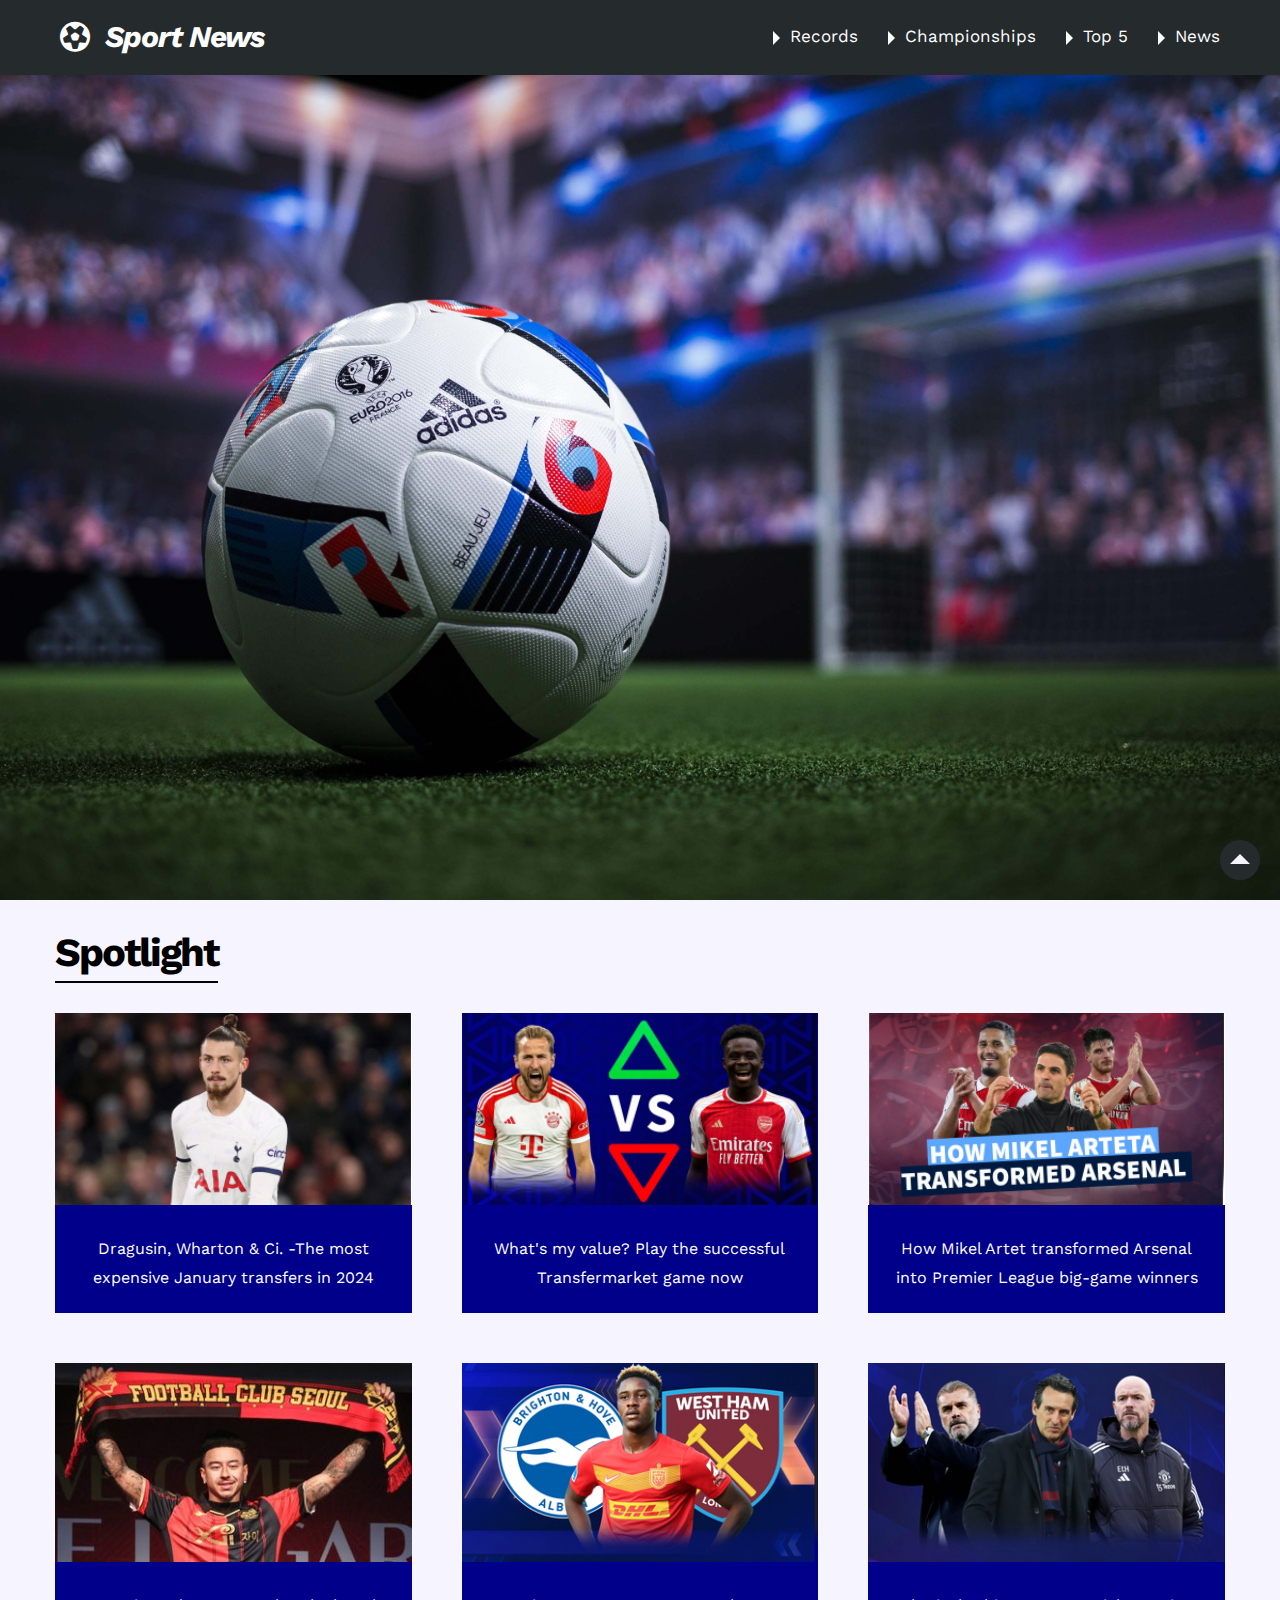
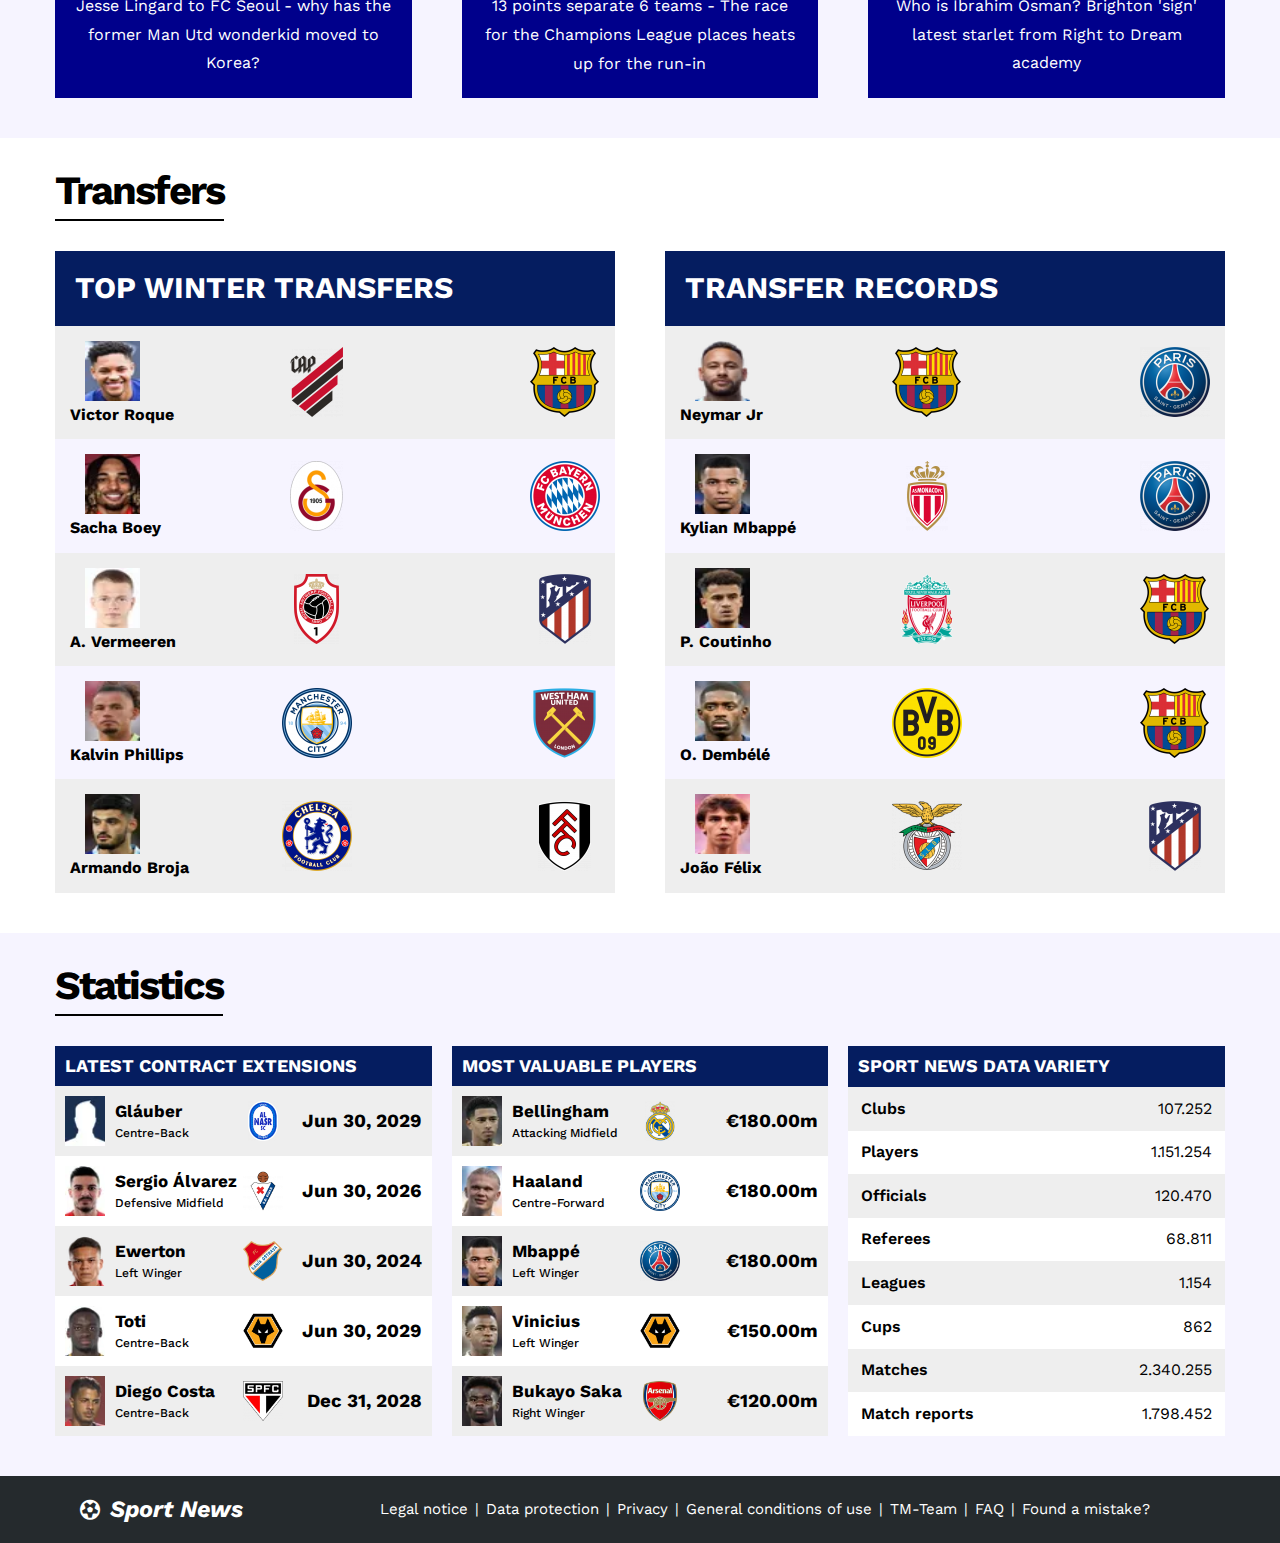
<file: index.html>
<!DOCTYPE html>
<html lang="en">
   <head>
      <meta charset="UTF-8">
      <meta name="viewport" content="width=device-width, initial-scale=1.0">
      <title>Sport News</title>
      <!-- Make Animation When Scrolling -->
      <link rel="stylesheet" href="https://unpkg.com/aos@next/dist/aos.css" />
      <!-- Font Awesome Library -->
      <link rel="stylesheet" href="css/all.min.css">
      <!-- Global CSS File -->
      <link rel="stylesheet" href="css/global.css">
      <!-- Main Template CSS File -->
      <link rel="stylesheet" href="css/news.css">
      <!-- Render All Elements Normally -->
      <link rel="stylesheet" href="css/normalize.css">
      <!-- Google Fonts -->
      <link rel="preconnect" href="https://fonts.googleapis.com">
      <link rel="preconnect" href="https://fonts.gstatic.com" crossorigin>
      <link href="https://fonts.googleapis.com/css2?family=Hedvig+Letters+Sans&family=Inter:wght@400;500&family=Lato&family=Libre+Franklin&family=Nunito+Sans:opsz,wght@6..12,500&family=Work+Sans:wght@200;300;400;500;600;700;800&display=swap" rel="stylesheet">
   </head>
   <body>
      <header id="header">
         <div class="top-section">
            <div class="intro">
               <a class="headline" href="index.html">
                  <i class="fa-regular fa-futbol"></i>
                  <h3>Sport News</h3>
               </a>
               <div class="links">
                  <span class="icon">
                     <span></span>
                     <span></span>
                     <span></span>
                  </span>
                  <nav>
                     <ul class="bars">
                        <li class="main-bar">
                           News
                           <ul class="sub-bars">
                              <li><a href="index.html#spotlight">Spotlight</a></li>
                              <li><a href="index.html#transfers">Transfers</a></li>
                              <li><a href="index.html#statistics">Statistics</a></li>
                           </ul>
                        </li>
                        <li class="main-bar">
                           Top 5
                           <ul class="sub-bars">
                              <li><a href="top_5.html#players">Players</a></li>
                              <li><a href="top_5.html#managers">Managers</a></li>
                              <li><a href="top_5.html#clubs">Clubs</a></li>
                           </ul>
                        </li>
                        <li class="main-bar">
                           Championships
                           <ul class="sub-bars">
                              <li><a href="championships.html#ucl">UCL</a></li>
                              <li><a href="championships.html#uel">UEL</a></li>
                              <li><a href="championships.html#fifa">FIFA</a></li>
                           </ul>
                        </li>
                        <li class="main-bar">
                           Records
                           <ul class="sub-bars">
                              <li><a href="records.html#goals">Goals</a></li>
                              <li><a href="records.html#assists">Assists</a></li>
                              <li><a href="records.html#clean-sheets">Clean Sheets</a></li>
                           </ul>
                        </li>
                     </ul>
                  </nav>
               </div>
            </div>
         </div>
      </header>

      <main>
         <section class="spotlight" id="spotlight">
            <div class="container">
               <div class="special-heading">
                  <h2>Spotlight</h2>
               </div>
               <div class="top-news">
                  <div class="news">
                     <img src="images/416502311_1644621239401606_6616352291877436541_n.jpg" alt="">
                     <p>Dragusin, Wharton & Ci. -The most expensive January transfers in 2024</p>
                  </div>
                  <div class="news">
                     <img src="images/426113083_382825851109566_1698042891315213320_n.png" alt="">
                     <p>What's my value? Play the successful Transfermarket game now</p>
                  </div>
                  <div class="news">
                     <img src="images/426191706_234478793063014_5662448812097701881_n.jpg" alt="">
                     <p>How Mikel Artet transformed Arsenal into Premier League big-game winners</p>
                  </div>
                  <div class="news">
                     <img src="images/418687848_432015469153780_5695687935856308613_n.jpg" alt="">
                     <p>Jesse Lingard to FC Seoul - why has the former Man Utd wonderkid moved to Korea?</p>
                  </div>
                  <div class="news">
                     <img src="images/416650069_1113209176385502_8124843595124118446_n.png" alt="">
                     <p>13 points separate 6 teams - The race for the Champions League places heats up for the run-in</p>
                  </div>
                  <div class="news">
                     <img src="images/416495564_1319049268780672_8438413679092640941_n.png" alt="">
                     <p>Who is Ibrahim Osman? Brighton 'sign' latest starlet from Right to Dream academy</p>
                  </div>
               </div>
            </div>
         </section>

         <section class="transfers" id="transfers">
            <div class="container">
               <div class="special-heading">
                  <h2>Transfers</h2>
               </div>
               <div class="transfer-news">
                  <div class="col">
                     <h3 class="definition">Top Winter Transfers</h3>
                     <div class="row odd">
                        <div class="profile">
                           <img src="images/victor_roque_image.png" alt="victor roque image">
                           <h4>Victor Roque</h4>
                        </div>
                        <div class="clubs">
                           <img src="images/victor_roque_old_club.png" alt="victor roque old club">
                           <div class="icon">
                              <h5 data-aos="fade-right" data-aos-duration="1000" data-aos-once="true">€40.00m</h5>
                              <div data-aos="fade-right" data-aos-delay="100" data-aos-duration="1000" data-aos-once="true"></div>
                              <h5 data-aos="fade-right" data-aos-delay="200" data-aos-duration="1000" data-aos-once="true">
                                 Centre-Forward
                              </h5>
                           </div>
                           <img src="images/victor_roque_new_club.png" alt="victor roque new club">
                        </div>
                     </div>
                     <div class="row even">
                        <div class="profile">
                           <img src="images/sacha_boey_image.png" alt="sacha boey image">
                           <h4>Sacha Boey</h4>
                        </div>
                        <div class="clubs">
                           <img src="images/sacha_boey_old_club.png" alt="sacha boey old club">
                           <div class="icon">
                              <h5 data-aos="fade-right" data-aos-duration="1000" data-aos-once="true">€30.00m</h5>
                              <div data-aos="fade-right" data-aos-delay="100" data-aos-duration="1000" data-aos-once="true"></div>
                              <h5 data-aos="fade-right" data-aos-delay="200" data-aos-duration="1000" data-aos-once="true">
                                 Right-Back
                              </h5>
                           </div>
                           <img src="images/sacha_boey_new_club.png" alt="sacha boey new club">
                        </div>
                     </div>
                     <div class="row odd">
                        <div class="profile">
                           <img src="images/vermeeren_profile_image.png" alt="vermeeren profile image">
                           <h4>A. Vermeeren</h4>
                        </div>
                        <div class="clubs">
                           <img src="images/vermeeren_old_club.png" alt="vermeeren old club">
                           <div class="icon">
                              <h5 data-aos="fade-right" data-aos-duration="1000" data-aos-once="true">€18.00m</h5>
                              <div data-aos="fade-right" data-aos-delay="100" data-aos-duration="1000" data-aos-once="true"></div>
                              <h5 data-aos="fade-right" data-aos-delay="200" data-aos-duration="1000" data-aos-once="true">
                                 Central Midfield
                              </h5>
                           </div>
                           <img src="images/vermeeren_new_club.png" alt="vermeeren new club">
                        </div>
                     </div>
                     <div class="row even">
                        <div class="profile">
                           <img src="images/phillips_profile_image.png" alt="phillips profile image">
                           <h4>Kalvin Phillips</h4>
                        </div>
                        <div class="clubs">
                           <img src="images/phillips_old_club.png" alt="phillips old club">
                           <div class="icon">
                              <h5 data-aos="fade-right" data-aos-duration="1000" data-aos-once="true">laon transfer</h5>
                              <div data-aos="fade-right" data-aos-delay="100" data-aos-duration="1000" data-aos-once="true"></div>
                              <h5 class="long" data-aos="fade-right" data-aos-delay="200" data-aos-duration="1000" data-aos-once="true">
                                 Defensive Midfield
                              </h5>
                           </div>
                           <img src="images/phillips_new_club.png" alt="phillips new club">
                        </div>
                     </div>
                     <div class="row odd">
                        <div class="profile">
                           <img src="images/broja_profile_image.png" alt="broja profile image">
                           <h4>Armando Broja</h4>
                        </div>
                        <div class="clubs">
                           <img src="images/broja_old_club.png" alt="broja old club">
                           <div class="icon">
                              <h5 data-aos="fade-right" data-aos-duration="1000" data-aos-once="true">laon transfer</h5>
                              <div data-aos="fade-right" data-aos-delay="100" data-aos-duration="1000" data-aos-once="true"></div>
                              <h5 data-aos="fade-right" data-aos-delay="200" data-aos-duration="1000" data-aos-once="true">
                                 Centre-Forward
                              </h5>
                           </div>
                           <img src="images/broja_new_club.png" alt="broja new club">
                        </div>
                     </div>
                  </div>
                  <div class="col">
                     <h3 class="definition">Transfer Records</h3>
                     <div class="row odd">
                        <div class="profile">
                           <img src="images/neymar_profile_image.png" alt="neymar image">
                           <h4>Neymar Jr</h4>
                        </div>
                        <div class="clubs">
                           <img src="images/neymar_old_club.png" alt="neymar old club">
                           <div class="icon">
                              <h5 data-aos="fade-right" data-aos-duration="1000" data-aos-once="true">€222.00m</h5>
                              <div data-aos="fade-right" data-aos-delay="100" data-aos-duration="1000" data-aos-once="true"></div>
                              <h5 data-aos="fade-right" data-aos-delay="200" data-aos-duration="1000" data-aos-once="true">
                                 Left Winger
                              </h5>
                           </div>
                           <img src="images/neymar_new_club.png" alt="neymar new club">
                        </div>
                     </div>
                     <div class="row even">
                        <div class="profile">
                           <img src="images/mbappe_image_profile.png" alt="mbappé image">
                           <h4>Kylian Mbappé</h4>
                        </div>
                        <div class="clubs">
                           <img src="images/mbappe_old_club.png" alt="mbappé old club">
                           <div class="icon">
                              <h5 data-aos="fade-right" data-aos-duration="1000" data-aos-once="true">€180.00m</h5>
                              <div data-aos="fade-right" data-aos-delay="100" data-aos-duration="1000" data-aos-once="true"></div>
                              <h5 data-aos="fade-right" data-aos-delay="200" data-aos-duration="1000" data-aos-once="true">
                                 Left Winger
                              </h5>
                           </div>
                           <img src="images/mbappe_new_club.png" alt="mbappé new club">
                        </div>
                     </div>
                     <div class="row odd">
                        <div class="profile">
                           <img src="images/coutinho_profile_image.png" alt="coutinho profile image">
                           <h4>P. Coutinho</h4>
                        </div>
                        <div class="clubs">
                           <img src="images/coutinho_old_club.png" alt="coutinho old club">
                           <div class="icon">
                              <h5 data-aos="fade-right" data-aos-duration="1000" data-aos-once="true">€135.00m</h5>
                              <div data-aos="fade-right" data-aos-delay="100" data-aos-duration="1000" data-aos-once="true"></div>
                              <h5 class="long" data-aos="fade-right" data-aos-delay="200" data-aos-duration="1000" data-aos-once="true">
                                 Attacking Midfield
                              </h5>
                           </div>
                           <img src="images/coutinho_new_club.png" alt="coutinho new club">
                        </div>
                     </div>
                     <div class="row even">
                        <div class="profile">
                           <img src="images/dembele_profile_image.png" alt="dembélé profile image">
                           <h4>O. Dembélé</h4>
                        </div>
                        <div class="clubs">
                           <img src="images/dembele_old_club.png" alt="dembélé old club">
                           <div class="icon">
                              <h5 data-aos="fade-right" data-aos-duration="1000" data-aos-once="true">€135.00m</h5>
                              <div data-aos="fade-right" data-aos-delay="100" data-aos-duration="1000" data-aos-once="true"></div>
                              <h5 data-aos="fade-right" data-aos-delay="200" data-aos-duration="1000" data-aos-once="true">
                                 Right Winger
                              </h5>
                           </div>
                           <img src="images/dembele_new_club.png" alt="dembélé new club">
                        </div>
                     </div>
                     <div class="row odd">
                        <div class="profile">
                           <img src="images/felix_profile_image.png" alt="félix profile image">
                           <h4>João Félix</h4>
                        </div>
                        <div class="clubs">
                           <img src="images/felix_old_club.png" alt="félix old club">
                           <div class="icon">
                              <h5 data-aos="fade-right" data-aos-duration="1000" data-aos-once="true">€127.20m</h5>
                              <div data-aos="fade-right" data-aos-delay="100" data-aos-duration="1000" data-aos-once="true"></div>
                              <h5 data-aos="fade-right" data-aos-delay="200" data-aos-duration="1000" data-aos-once="true">
                                 Centre-Forward
                              </h5>
                           </div>
                           <img src="images/felix_new_club.png" alt="félix new club">
                        </div>
                     </div>
                  </div>
               </div>
            </div>
         </section>

         <section class="statistics" id="statistics">
            <div class="container">
               <div class="special-heading">
                  <h2>Statistics</h2>
               </div>
               <div class="statistics-news">
                  <div class="col">
                     <h3 class="definition">Latest Contract Extensions</h3>
                     <div class="row odd">
                        <div class="profile">
                           <img src="images/glauber_profile_image.png" alt="glauber image">
                           <div class="text">
                              <h4>Gláuber</h4>
                              <h5>Centre-Back</h5>
                           </div>
                        </div>
                        <div class="club-date">
                           <img src="images/glauber_club.png" alt="glauber club image">
                           <h3>Jun 30, 2029</h3>
                        </div>
                     </div>
                     <div class="row even">
                        <div class="profile">
                           <img src="images/alvarez_profile_image.png" alt="alvarez image">
                           <div class="text">
                              <h4>Sergio Álvarez</h4>
                              <h5>Defensive Midfield</h5>
                           </div>
                        </div>
                        <div class="club-date">
                           <img src="images/alvarez_club.png" alt="alvarez club image">
                           <h3>Jun 30, 2026</h3>
                        </div>
                     </div>
                     <div class="row odd">
                        <div class="profile">
                           <img src="images/ewerton_profile_image.png" alt="ewerton image">
                           <div class="text">
                              <h4>Ewerton</h4>
                              <h5>Left Winger</h5>
                           </div>
                        </div>
                        <div class="club-date">
                           <img src="images/ewerton_club.png" alt="ewerton club image">
                           <h3>Jun 30, 2024</h3>
                        </div>
                     </div>
                     <div class="row even">
                        <div class="profile">
                           <img src="images/toti_profile_image.png" alt="toti image">
                           <div class="text">
                              <h4>Toti</h4>
                              <h5>Centre-Back</h5>
                           </div>
                        </div>
                        <div class="club-date">
                           <img src="images/toti_club.png" alt="toti club image">
                           <h3>Jun 30, 2029</h3>
                        </div>
                     </div>
                     <div class="row odd">
                        <div class="profile">
                           <img src="images/costa_profile_image.png" alt="costa image">
                           <div class="text">
                              <h4>Diego Costa</h4>
                              <h5>Centre-Back</h5>
                           </div>
                        </div>
                        <div class="club-date">
                           <img src="images/costa_club.png" alt="costa club image">
                           <h3>Dec 31, 2028</h3>
                        </div>
                     </div>
                  </div>
                  <div class="col">
                     <h3 class="definition">Most Valuable Players</h3>
                     <div class="row odd">
                        <div class="profile">
                           <img src="images/bellingham.png" alt="bellingham image">
                           <div class="text">
                              <h4>Bellingham</h4>
                              <h5>Attacking Midfield</h5>
                           </div>
                        </div>
                        <div class="club-date">
                           <img src="images/bellingham_club.png" alt="bellingham club image">
                           <h3>€180.00m</h3>
                        </div>
                     </div>
                     <div class="row even">
                        <div class="profile">
                           <img src="images/haaland.png" alt="haaland image">
                           <div class="text">
                              <h4>Haaland</h4>
                              <h5>Centre-Forward</h5>
                           </div>
                        </div>
                        <div class="club-date">
                           <img src="images/haaland_club.png" alt="haaland club image">
                           <h3>€180.00m</h3>
                        </div>
                     </div>
                     <div class="row odd">
                        <div class="profile">
                           <img src="images/mbappe.png" alt="mbappe image">
                           <div class="text">
                              <h4>Mbappé</h4>
                              <h5>Left Winger</h5>
                           </div>
                        </div>
                        <div class="club-date">
                           <img src="images/mbappe_club.png" alt="mbappe club image">
                           <h3>€180.00m</h3>
                        </div>
                     </div>
                     <div class="row even">
                        <div class="profile">
                           <img src="images/vinicius.png" alt="vinicius image">
                           <div class="text">
                              <h4>Vinicius</h4>
                              <h5>Left Winger</h5>
                           </div>
                        </div>
                        <div class="club-date">
                           <img src="images/toti_club.png" alt="toti club image">
                           <h3>€150.00m</h3>
                        </div>
                     </div>
                     <div class="row odd">
                        <div class="profile">
                           <img src="images/saka.png" alt="saka image">
                           <div class="text">
                              <h4>Bukayo Saka</h4>
                              <h5>Right Winger</h5>
                           </div>
                        </div>
                        <div class="club-date">
                           <img src="images/saka_club.png" alt="saka club image">
                           <h3>€120.00m</h3>
                        </div>
                     </div>
                  </div>
                  <div class="col">
                     <h3 class="definition">Sport News Data Variety</h3>
                     <div class="row odd">
                        <div class="data">
                           <div class="text">
                              <p>Clubs</p>
                           </div>
                           <div class="number">
                              <p>107.252</p>
                           </div>
                        </div>
                     </div>
                     <div class="row even">
                        <div class="data">
                           <div class="text">
                              <p>Players</p>
                           </div>
                           <div class="number">
                              <p>1.151.254</p>
                           </div>
                        </div>
                     </div>
                     <div class="row odd">
                        <div class="data">
                           <div class="text">
                              <p>Officials</p>
                           </div>
                           <div class="number">
                              <p>120.470</p>
                           </div>
                        </div>
                     </div>
                     <div class="row even">
                        <div class="data">
                           <div class="text">
                              <p>Referees</p>
                           </div>
                           <div class="number">
                              <p>68.811</p>
                           </div>
                        </div>
                     </div>
                     <div class="row odd">
                        <div class="data">
                           <div class="text">
                              <p>Leagues</p>
                           </div>
                           <div class="number">
                              <p>1.154</p>
                           </div>
                        </div>
                     </div>
                     <div class="row even">
                        <div class="data">
                           <div class="text">
                              <p>Cups</p>
                           </div>
                           <div class="number">
                              <p>862</p>
                           </div>
                        </div>
                     </div>
                     <div class="row odd">
                        <div class="data">
                           <div class="text">
                              <p>Matches</p>
                           </div>
                           <div class="number">
                              <p>2.340.255</p>
                           </div>
                        </div>
                     </div>
                     <div class="row even">
                        <div class="data">
                           <div class="text">
                              <p>Match reports</p>
                           </div>
                           <div class="number">
                              <p>1.798.452</p>
                           </div>
                        </div>
                     </div>
                  </div>
               </div>
            </div>
         </section>
      </main>

      <footer>
         <div class="return">
            <a href="#header"><div class="icon"></div></a>
         </div>

         <div class="about">
            <div class="container">
               <div class="box">
                  <div class="headline">
                     <i class="fa-regular fa-futbol"></i>
                     <h3>Sport News</h3>
                  </div>
                  <div class="text">
                     <a href="">Legal notice</a> | <a href="">Data protection</a> | <a href="">Privacy</a> | 
                     <a href="">General conditions of use</a> | <a href="">TM-Team</a> | <a href="">FAQ</a> |
                     <a href="">Found a mistake?</a>
                  </div>
               </div>
            </div>
         </div>
      </footer>

      <script src="https://unpkg.com/aos@next/dist/aos.js"></script>
      <script>
        AOS.init();
      </script>
   </body>
</html>
</file>
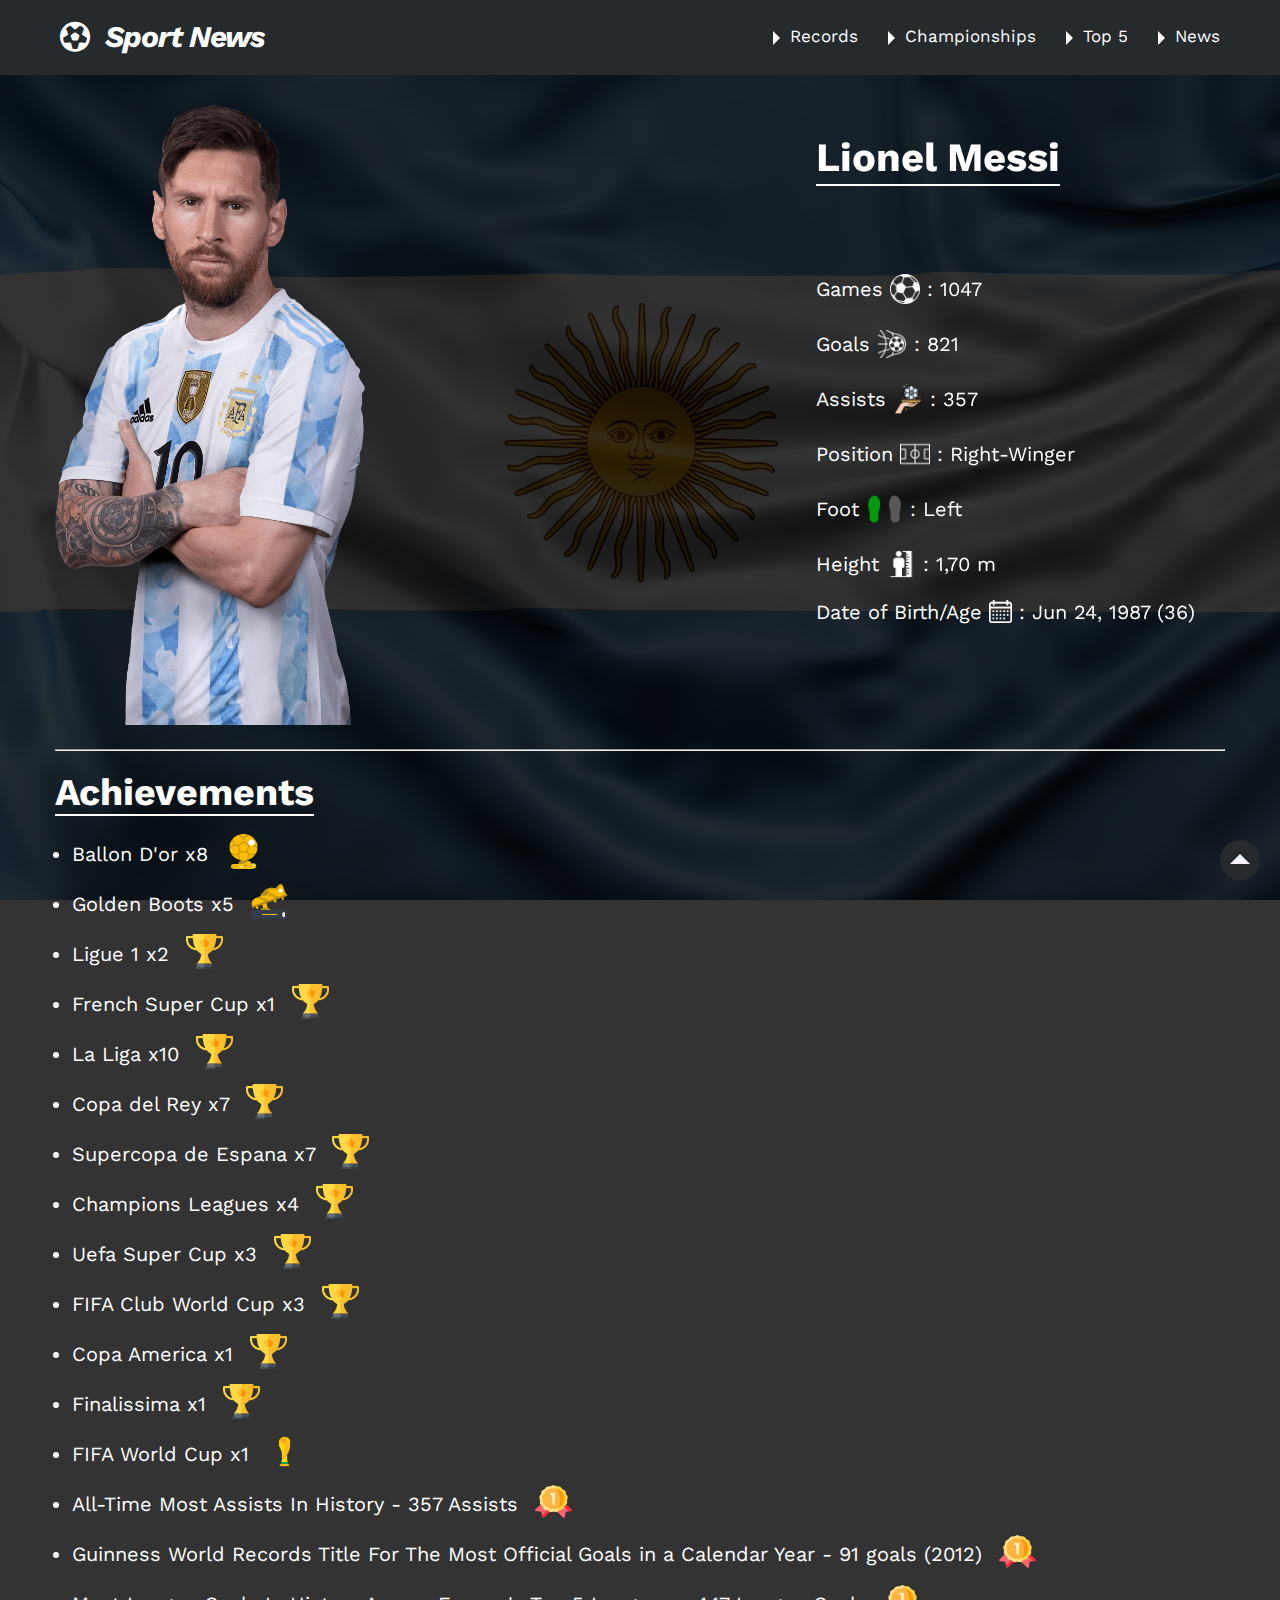
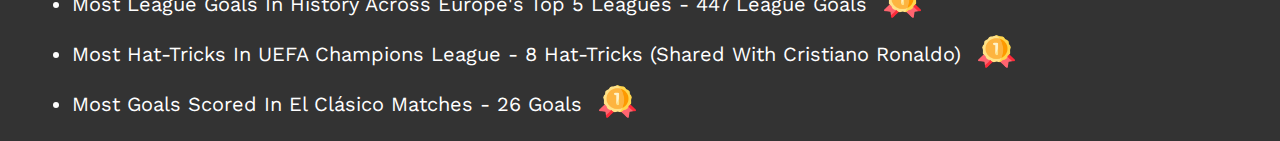
<file: player_2.html>
<!DOCTYPE html>
<html lang="en">
   <head>
      <meta charset="UTF-8">
      <meta name="viewport" content="width=device-width, initial-scale=1.0">
      <title>Sport News</title>
      <!-- Make Animation When Scrolling -->
      <link rel="stylesheet" href="https://unpkg.com/aos@next/dist/aos.css" />
      <!-- Font Awesome Library -->
      <link rel="stylesheet" href="css/all.min.css">
      <!-- Global CSS File -->
      <link rel="stylesheet" href="css/global.css">
      <!-- Main Template CSS File -->
      <link rel="stylesheet" href="css/player_2.css">
      <!-- Render All Elements Normally -->
      <link rel="stylesheet" href="css/normalize.css">
      <!-- Google Fonts -->
      <link rel="preconnect" href="https://fonts.googleapis.com">
      <link rel="preconnect" href="https://fonts.gstatic.com" crossorigin>
      <link href="https://fonts.googleapis.com/css2?family=Hedvig+Letters+Sans&family=Inter:wght@400;500&family=Lato&family=Libre+Franklin&family=Nunito+Sans:opsz,wght@6..12,500&family=Work+Sans:wght@200;300;400;500;600;700;800&display=swap" rel="stylesheet">
   </head>
   <body>
      <header id="header">
         <div class="top-section">
            <div class="intro">
               <a class="headline" href="index.html">
                  <i class="fa-regular fa-futbol"></i>
                  <h3>Sport News</h3>
               </a>
               <div class="links">
                  <span class="icon">
                     <span></span>
                     <span></span>
                     <span></span>
                  </span>
                  <nav>
                     <ul class="bars">
                        <li class="main-bar">
                           News
                           <ul class="sub-bars">
                              <li><a href="index.html#spotlight">Spotlight</a></li>
                              <li><a href="index.html#transfers">Transfers</a></li>
                              <li><a href="index.html#statistics">Statistics</a></li>
                           </ul>
                        </li>
                        <li class="main-bar">
                           Top 5
                           <ul class="sub-bars">
                              <li><a href="top_5.html#players">Players</a></li>
                              <li><a href="top_5.html#managers">Managers</a></li>
                              <li><a href="top_5.html#clubs">Clubs</a></li>
                           </ul>
                        </li>
                        <li class="main-bar">
                           Championships
                           <ul class="sub-bars">
                              <li><a href="championships.html#ucl">UCL</a></li>
                              <li><a href="championships.html#uel">UEL</a></li>
                              <li><a href="championships.html#fifa">FIFA</a></li>
                           </ul>
                        </li>
                        <li class="main-bar">
                           Records
                           <ul class="sub-bars">
                              <li><a href="records.html#goals">Goals</a></li>
                              <li><a href="records.html#assists">Assists</a></li>
                              <li><a href="records.html#clean-sheets">Clean Sheets</a></li>
                           </ul>
                        </li>
                     </ul>
                  </nav>
               </div>
            </div>
         </div>
      </header>

      <main>
         <section class="basic-info">
            <div class="container">
               <div class="profile">
                  <div class="background">
                     <img data-aos="fade-up" data-aos-duration="1500" data-aos-once="true" src="images/Lionel Messi - FootyRenders.png" alt="lionel messi">
                  </div>
                  <div class="data">
                     <div class="name">
                        <h2 data-aos="fade-down" data-aos-duration="1500" data-aos-once="true">Lionel Messi</h2>
                     </div>
                     <div class="intro-records">
                        <ul>
                           <li>Games <img src="images/soccer-ball-variant.png" alt="goal image" class="games"> : <div data-aos="fade-left" data-aos-duration="1500" data-aos-once="true" style="display: inline-block;">1047</div></li>
                           <li>Goals <img src="images/goal.png" alt="goal image" class="goals"> : <div data-aos="fade-left" data-aos-duration="1500" data-aos-once="true" style="display: inline-block;">821</div></li>
                           <li>Assists <img src="images/assistance.png" alt="assist image" class="assists"> : <div data-aos="fade-left" data-aos-duration="1500" data-aos-once="true" style="display: inline-block;">357</div></li>
                           <li>Position <img src="images/football-field.png" alt="position image" class="position"> : <div data-aos="fade-left" data-aos-duration="1500" data-aos-once="true" style="display: inline-block;">Right-Winger</div></li>
                           <li>Foot <img src="images/strong_left_foot.png" alt="left foot image" class="left-foot"> <img src="images/weak_right_foot.png" alt="right foot image" class="right-foot"> : <div data-aos="fade-left" data-aos-duration="1500" data-aos-once="true" style="display: inline-block;">Left</div></li>
                           <li>Height <img src="images/height.png" alt="height image" class="height"> : <div data-aos="fade-left" data-aos-duration="1500" data-aos-once="true" style="display: inline-block;">1,70 m</div></li>
                           <li>Date of Birth/Age <img src="images/calendar.png" alt="calender image" class="calender"> : <div data-aos="fade-left" data-aos-duration="1500" data-aos-once="true" style="display: inline-block;">Jun 24, 1987 (36)</div></li>
                        </ul>
                     </div>
                  </div>
               </div>
               <hr>
            </div>
         </section>

         <section class="records">
            <div class="container">
               <div class="box">
                  <div class="headline">
                     <h2>Achievements</h2>
                  </div>
                  <div class="achievements">
                     <ul>
                        <li>Ballon D'or x8 <img src="images/ballon-dor.png" alt="ballon dor image"></li>
                        <li>Golden Boots x5 <img src="images/golden-boot.png" alt="golden boot image"></li>
                        <li>Ligue 1 x2 <img src="images/trophy.png" alt="trophy image"></li>
                        <li>French Super Cup x1 <img src="images/trophy.png" alt="trophy image"></li>
                        <li>La Liga x10 <img src="images/trophy.png" alt="trophy image"></li>
                        <li>Copa del Rey x7 <img src="images/trophy.png" alt="trophy image"></li>
                        <li>Supercopa de Espana x7 <img src="images/trophy.png" alt="trophy image"></li>
                        <li>Champions Leagues x4 <img src="images/trophy.png" alt="trophy image"></li>
                        <li>Uefa Super Cup x3 <img src="images/trophy.png" alt="trophy image"></li>
                        <li>FIFA Club World Cup x3 <img src="images/trophy.png" alt="trophy image"></li>
                        <li>Copa America x1 <img src="images/trophy.png" alt="trophy image"></li>
                        <li>Finalissima x1 <img src="images/trophy.png" alt="trophy image"></li>
                        <li>FIFA World Cup x1 <img src="images/world-cup.png" alt="world cup image"></li>
                        <li>All-Time Most Assists In History - 357 Assists <img src="images/gold-medal.png" alt="gold medal image"></li>
                        <li>Guinness World Records Title For The Most Official Goals in a Calendar Year - 91 goals (2012) <img src="images/gold-medal.png" alt="gold medal image"></li>
                        <li>Most League Goals In History Across Europe's Top 5 Leagues - 447 League Goals <img src="images/gold-medal.png" alt="gold medal image"></li>
                        <li>Most Hat-Tricks In UEFA Champions League - 8 Hat-Tricks (Shared With Cristiano Ronaldo) <img src="images/gold-medal.png" alt="gold medal image"></li>
                        <li>Most Goals Scored In El Clásico Matches - 26 Goals <img src="images/gold-medal.png" alt="gold medal image"></li>
                     </ul>
                  </div>
               </div>
            </div>
         </section>
      </main>

      <footer>
         <div class="return">
            <a href="#header"><div class="icon"></div></a>
         </div>
      </footer>

      <script src="https://unpkg.com/aos@next/dist/aos.js"></script>
      <script>
        AOS.init();
      </script>
   </body>
</html>
</file>
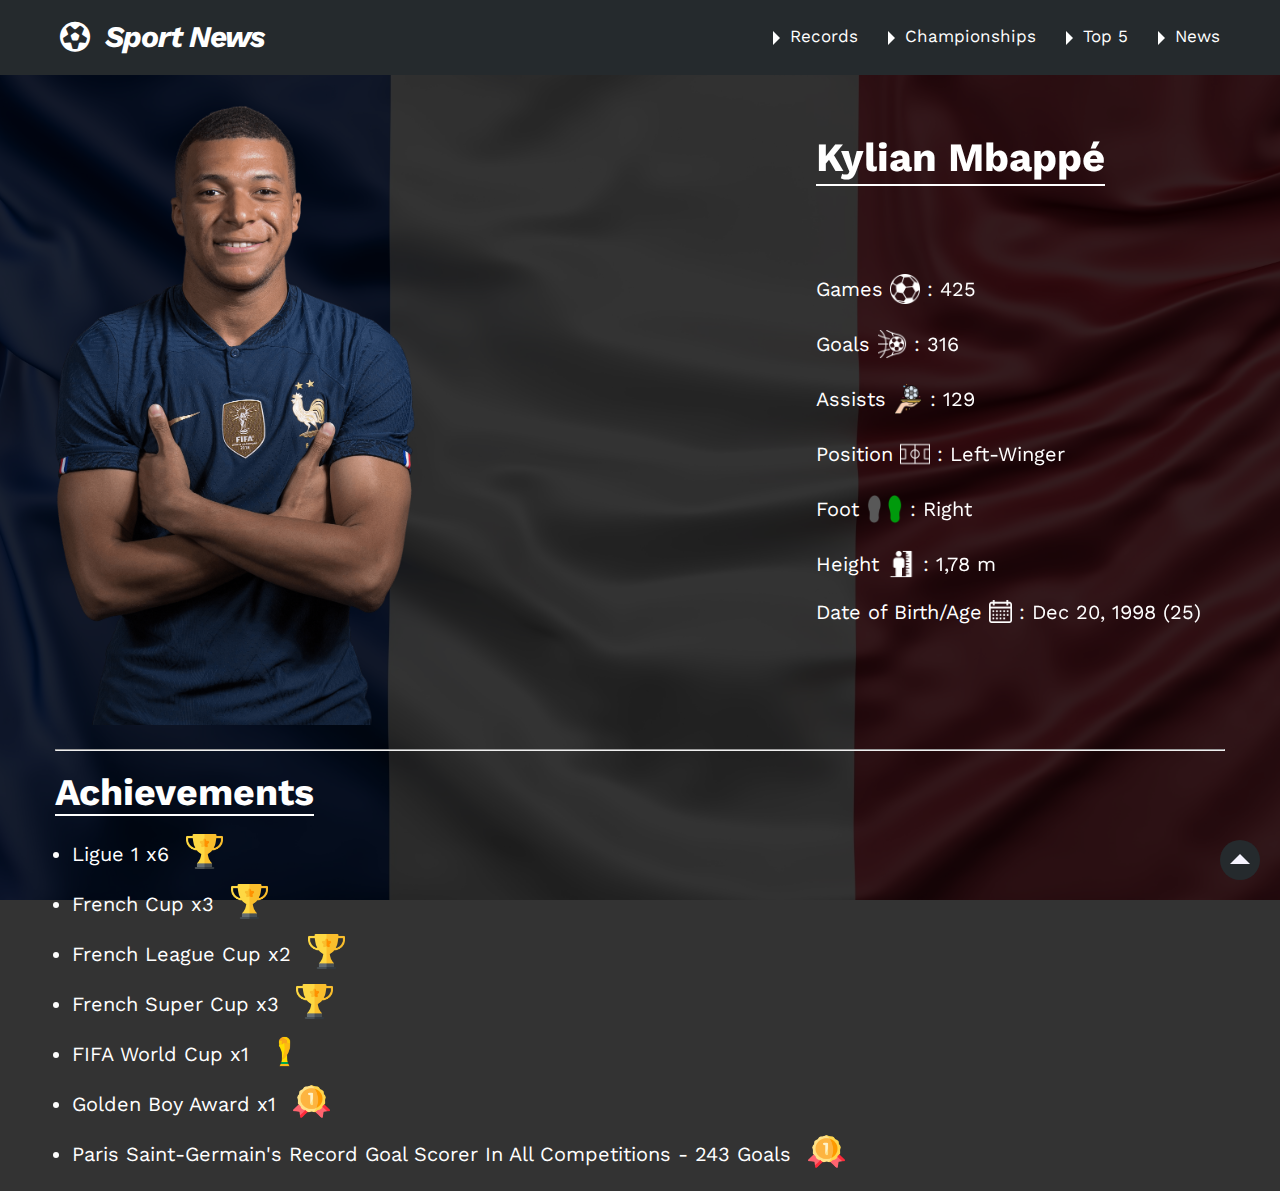
<file: player_3.html>
<!DOCTYPE html>
<html lang="en">
   <head>
      <meta charset="UTF-8">
      <meta name="viewport" content="width=device-width, initial-scale=1.0">
      <title>Sport News</title>
      <!-- Make Animation When Scrolling -->
      <link rel="stylesheet" href="https://unpkg.com/aos@next/dist/aos.css" />
      <!-- Font Awesome Library -->
      <link rel="stylesheet" href="css/all.min.css">
      <!-- Global CSS File -->
      <link rel="stylesheet" href="css/global.css">
      <!-- Main Template CSS File -->
      <link rel="stylesheet" href="css/player_3.css">
      <!-- Render All Elements Normally -->
      <link rel="stylesheet" href="css/normalize.css">
      <!-- Google Fonts -->
      <link rel="preconnect" href="https://fonts.googleapis.com">
      <link rel="preconnect" href="https://fonts.gstatic.com" crossorigin>
      <link href="https://fonts.googleapis.com/css2?family=Hedvig+Letters+Sans&family=Inter:wght@400;500&family=Lato&family=Libre+Franklin&family=Nunito+Sans:opsz,wght@6..12,500&family=Work+Sans:wght@200;300;400;500;600;700;800&display=swap" rel="stylesheet">
   </head>
   <body>
      <header id="header">
         <div class="top-section">
            <div class="intro">
               <a class="headline" href="index.html">
                  <i class="fa-regular fa-futbol"></i>
                  <h3>Sport News</h3>
               </a>
               <div class="links">
                  <span class="icon">
                     <span></span>
                     <span></span>
                     <span></span>
                  </span>
                  <nav>
                     <ul class="bars">
                        <li class="main-bar">
                           News
                           <ul class="sub-bars">
                              <li><a href="index.html#spotlight">Spotlight</a></li>
                              <li><a href="index.html#transfers">Transfers</a></li>
                              <li><a href="index.html#statistics">Statistics</a></li>
                           </ul>
                        </li>
                        <li class="main-bar">
                           Top 5
                           <ul class="sub-bars">
                              <li><a href="top_5.html#players">Players</a></li>
                              <li><a href="top_5.html#managers">Managers</a></li>
                              <li><a href="top_5.html#clubs">Clubs</a></li>
                           </ul>
                        </li>
                        <li class="main-bar">
                           Championships
                           <ul class="sub-bars">
                              <li><a href="championships.html#ucl">UCL</a></li>
                              <li><a href="championships.html#uel">UEL</a></li>
                              <li><a href="championships.html#fifa">FIFA</a></li>
                           </ul>
                        </li>
                        <li class="main-bar">
                           Records
                           <ul class="sub-bars">
                              <li><a href="records.html#goals">Goals</a></li>
                              <li><a href="records.html#assists">Assists</a></li>
                              <li><a href="records.html#clean-sheets">Clean Sheets</a></li>
                           </ul>
                        </li>
                     </ul>
                  </nav>
               </div>
            </div>
         </div>
      </header>

      <main>
         <section class="basic-info">
            <div class="container">
               <div class="profile">
                  <div class="background">
                     <img data-aos="fade-up" data-aos-duration="1500" data-aos-once="true" src="images/Kylian Mbappé - FootyRenders.png" alt="kylian mbappé">
                  </div>
                  <div class="data">
                     <div class="name">
                        <h2 data-aos="fade-down" data-aos-duration="1500" data-aos-once="true">Kylian Mbappé</h2>
                     </div>
                     <div class="intro-records">
                        <ul>
                           <li>Games <img src="images/soccer-ball-variant.png" alt="goal image" class="games"> : <div data-aos="fade-left" data-aos-duration="1500" data-aos-once="true" style="display: inline-block;">425</div></li>
                           <li>Goals <img src="images/goal.png" alt="goal image" class="goals"> : <div data-aos="fade-left" data-aos-duration="1500" data-aos-once="true" style="display: inline-block;">316</div></li>
                           <li>Assists <img src="images/assistance.png" alt="assist image" class="assists"> : <div data-aos="fade-left" data-aos-duration="1500" data-aos-once="true" style="display: inline-block;">129</div></li>
                           <li>Position <img src="images/football-field.png" alt="position image" class="position"> : <div data-aos="fade-left" data-aos-duration="1500" data-aos-once="true" style="display: inline-block;">Left-Winger</div></li>
                           <li>Foot <img src="images/weak_left_foot.png" alt="left foot image" class="left-foot"> <img src="images/strong_right_foot.png" alt="right foot image" class="right-foot"> : <div data-aos="fade-left" data-aos-duration="1500" data-aos-once="true" style="display: inline-block;">Right</div></li>
                           <li>Height <img src="images/height.png" alt="height image" class="height"> : <div data-aos="fade-left" data-aos-duration="1500" data-aos-once="true" style="display: inline-block;">1,78 m</div></li>
                           <li>Date of Birth/Age <img src="images/calendar.png" alt="calender image" class="calender"> : <div data-aos="fade-left" data-aos-duration="1500" data-aos-once="true" style="display: inline-block;">Dec 20, 1998 (25)</div></li>
                        </ul>
                     </div>
                  </div>
               </div>
               <hr>
            </div>
         </section>

         <section class="records">
            <div class="container">
               <div class="box">
                  <div class="headline">
                     <h2>Achievements</h2>
                  </div>
                  <div class="achievements">
                     <ul>
                        <li>Ligue 1 x6 <img src="images/trophy.png" alt="trophy image"></li>
                        <li>French Cup x3 <img src="images/trophy.png" alt="trophy image"></li>
                        <li>French League Cup x2 <img src="images/trophy.png" alt="trophy image"></li>
                        <li>French Super Cup x3 <img src="images/trophy.png" alt="trophy image"></li>
                        <li>FIFA World Cup x1 <img src="images/world-cup.png" alt="world cup image"></li>
                        <li>Golden Boy Award x1 <img src="images/gold-medal.png" alt="gold medal image"></li>
                        <li>Paris Saint-Germain's Record Goal Scorer In All Competitions - 243 Goals <img src="images/gold-medal.png" alt="gold medal image"></li>
                     </ul>
                  </div>
               </div>
            </div>
         </section>
      </main>

      <footer>
         <div class="return">
            <a href="#header"><div class="icon"></div></a>
         </div>
      </footer>

      <script src="https://unpkg.com/aos@next/dist/aos.js"></script>
      <script>
        AOS.init();
      </script>
   </body>
</html>
</file>
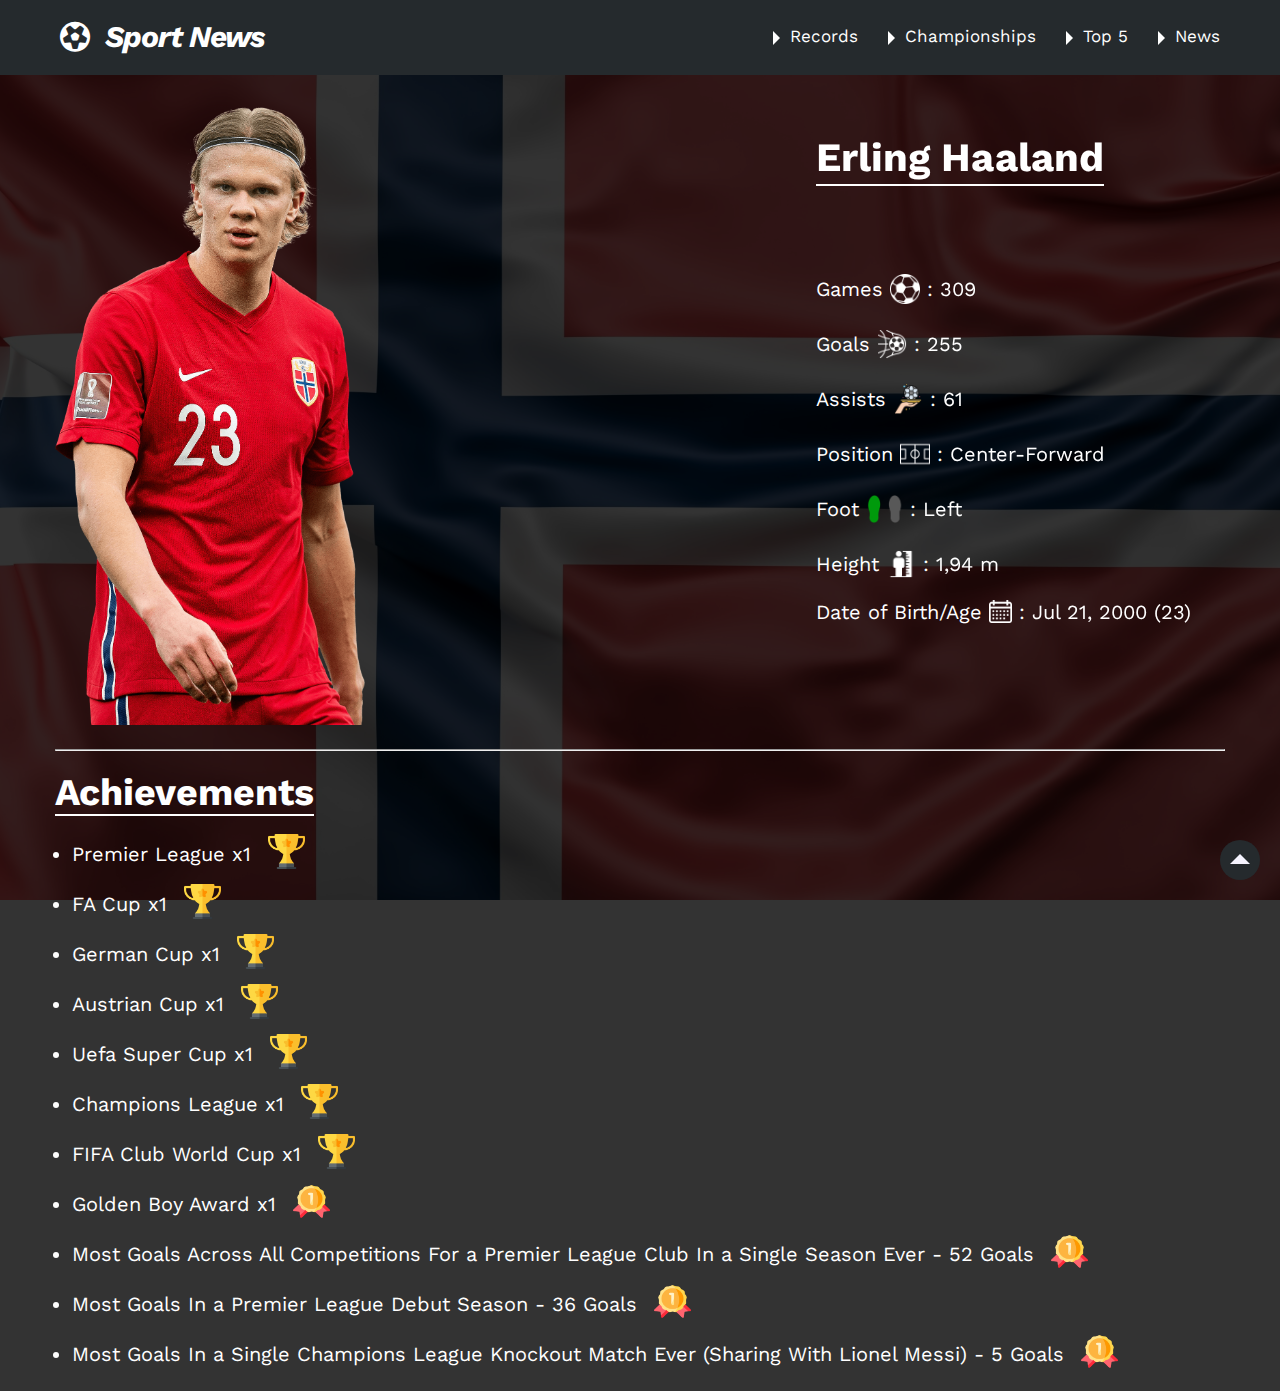
<file: player_4.html>
<!DOCTYPE html>
<html lang="en">
   <head>
      <meta charset="UTF-8">
      <meta name="viewport" content="width=device-width, initial-scale=1.0">
      <title>Sport News</title>
      <!-- Make Animation When Scrolling -->
      <link rel="stylesheet" href="https://unpkg.com/aos@next/dist/aos.css" />
      <!-- Font Awesome Library -->
      <link rel="stylesheet" href="css/all.min.css">
      <!-- Global CSS File -->
      <link rel="stylesheet" href="css/global.css">
      <!-- Main Template CSS File -->
      <link rel="stylesheet" href="css/player_4.css">
      <!-- Render All Elements Normally -->
      <link rel="stylesheet" href="css/normalize.css">
      <!-- Google Fonts -->
      <link rel="preconnect" href="https://fonts.googleapis.com">
      <link rel="preconnect" href="https://fonts.gstatic.com" crossorigin>
      <link href="https://fonts.googleapis.com/css2?family=Hedvig+Letters+Sans&family=Inter:wght@400;500&family=Lato&family=Libre+Franklin&family=Nunito+Sans:opsz,wght@6..12,500&family=Work+Sans:wght@200;300;400;500;600;700;800&display=swap" rel="stylesheet">
   </head>
   <body>
      <header id="header">
         <div class="top-section">
            <div class="intro">
               <a class="headline" href="index.html">
                  <i class="fa-regular fa-futbol"></i>
                  <h3>Sport News</h3>
               </a>
               <div class="links">
                  <span class="icon">
                     <span></span>
                     <span></span>
                     <span></span>
                  </span>
                  <nav>
                     <ul class="bars">
                        <li class="main-bar">
                           News
                           <ul class="sub-bars">
                              <li><a href="index.html#spotlight">Spotlight</a></li>
                              <li><a href="index.html#transfers">Transfers</a></li>
                              <li><a href="index.html#statistics">Statistics</a></li>
                           </ul>
                        </li>
                        <li class="main-bar">
                           Top 5
                           <ul class="sub-bars">
                              <li><a href="top_5.html#players">Players</a></li>
                              <li><a href="top_5.html#managers">Managers</a></li>
                              <li><a href="top_5.html#clubs">Clubs</a></li>
                           </ul>
                        </li>
                        <li class="main-bar">
                           Championships
                           <ul class="sub-bars">
                              <li><a href="championships.html#ucl">UCL</a></li>
                              <li><a href="championships.html#uel">UEL</a></li>
                              <li><a href="championships.html#fifa">FIFA</a></li>
                           </ul>
                        </li>
                        <li class="main-bar">
                           Records
                           <ul class="sub-bars">
                              <li><a href="records.html#goals">Goals</a></li>
                              <li><a href="records.html#assists">Assists</a></li>
                              <li><a href="records.html#clean-sheets">Clean Sheets</a></li>
                           </ul>
                        </li>
                     </ul>
                  </nav>
               </div>
            </div>
         </div>
      </header>

      <main>
         <section class="basic-info">
            <div class="container">
               <div class="profile">
                  <div class="background">
                     <img data-aos="fade-up" data-aos-duration="1500" data-aos-once="true" src="images/Erling Braut Håland - FootyRenders.png" alt="erling haaland">
                  </div>
                  <div class="data">
                     <div class="name">
                        <h2 data-aos="fade-down" data-aos-duration="1500" data-aos-once="true">Erling Haaland</h2>
                     </div>
                     <div class="intro-records">
                        <ul>
                           <li>Games <img src="images/soccer-ball-variant.png" alt="goal image" class="games"> : <div data-aos="fade-left" data-aos-duration="1500" data-aos-once="true" style="display: inline-block;">309</div></li>
                           <li>Goals <img src="images/goal.png" alt="goal image" class="goals"> : <div data-aos="fade-left" data-aos-duration="1500" data-aos-once="true" style="display: inline-block;">255</div></li>
                           <li>Assists <img src="images/assistance.png" alt="assist image" class="assists"> : <div data-aos="fade-left" data-aos-duration="1500" data-aos-once="true" style="display: inline-block;">61</div></li>
                           <li>Position <img src="images/football-field.png" alt="position image" class="position"> : <div data-aos="fade-left" data-aos-duration="1500" data-aos-once="true" style="display: inline-block;">Center-Forward</div></li>
                           <li>Foot <img src="images/strong_left_foot.png" alt="left foot image" class="left-foot"> <img src="images/weak_right_foot.png" alt="right foot image" class="right-foot"> : <div data-aos="fade-left" data-aos-duration="1500" data-aos-once="true" style="display: inline-block;">Left</div></li>
                           <li>Height <img src="images/height.png" alt="height image" class="height"> : <div data-aos="fade-left" data-aos-duration="1500" data-aos-once="true" style="display: inline-block;">1,94 m</div></li>
                           <li>Date of Birth/Age <img src="images/calendar.png" alt="calender image" class="calender"> : <div data-aos="fade-left" data-aos-duration="1500" data-aos-once="true" style="display: inline-block;">Jul 21, 2000 (23)</div></li>
                        </ul>
                     </div>
                  </div>
               </div>
               <hr>
            </div>
         </section>

         <section class="records">
            <div class="container">
               <div class="box">
                  <div class="headline">
                     <h2>Achievements</h2>
                  </div>
                  <div class="achievements">
                     <ul>
                        <li>Premier League x1 <img src="images/trophy.png" alt="trophy image"></li>
                        <li>FA Cup x1 <img src="images/trophy.png" alt="trophy image"></li>
                        <li>German Cup x1 <img src="images/trophy.png" alt="trophy image"></li>
                        <li>Austrian Cup x1 <img src="images/trophy.png" alt="trophy image"></li>
                        <li>Uefa Super Cup x1 <img src="images/trophy.png" alt="trophy image"></li>
                        <li>Champions League x1 <img src="images/trophy.png" alt="trophy image"></li>
                        <li>FIFA Club World Cup x1 <img src="images/trophy.png" alt="trophy image"></li>
                        <li>Golden Boy Award x1 <img src="images/gold-medal.png" alt="gold medal image"></li>
                        <li>Most Goals Across All Competitions For a Premier League Club In a Single Season Ever - 52 Goals <img src="images/gold-medal.png" alt="gold medal image"></li>
                        <li>Most Goals In a Premier League Debut Season - 36 Goals <img src="images/gold-medal.png" alt="gold medal image"></li>
                        <li>Most Goals In a Single Champions League Knockout Match Ever (Sharing With Lionel Messi) - 5 Goals <img src="images/gold-medal.png" alt="gold medal image"></li>
                     </ul>
                  </div>
               </div>
            </div>
         </section>
      </main>

      <footer>
         <div class="return">
            <a href="#header"><div class="icon"></div></a>
         </div>
      </footer>

      <script src="https://unpkg.com/aos@next/dist/aos.js"></script>
      <script>
        AOS.init();
      </script>
   </body>
</html>
</file>
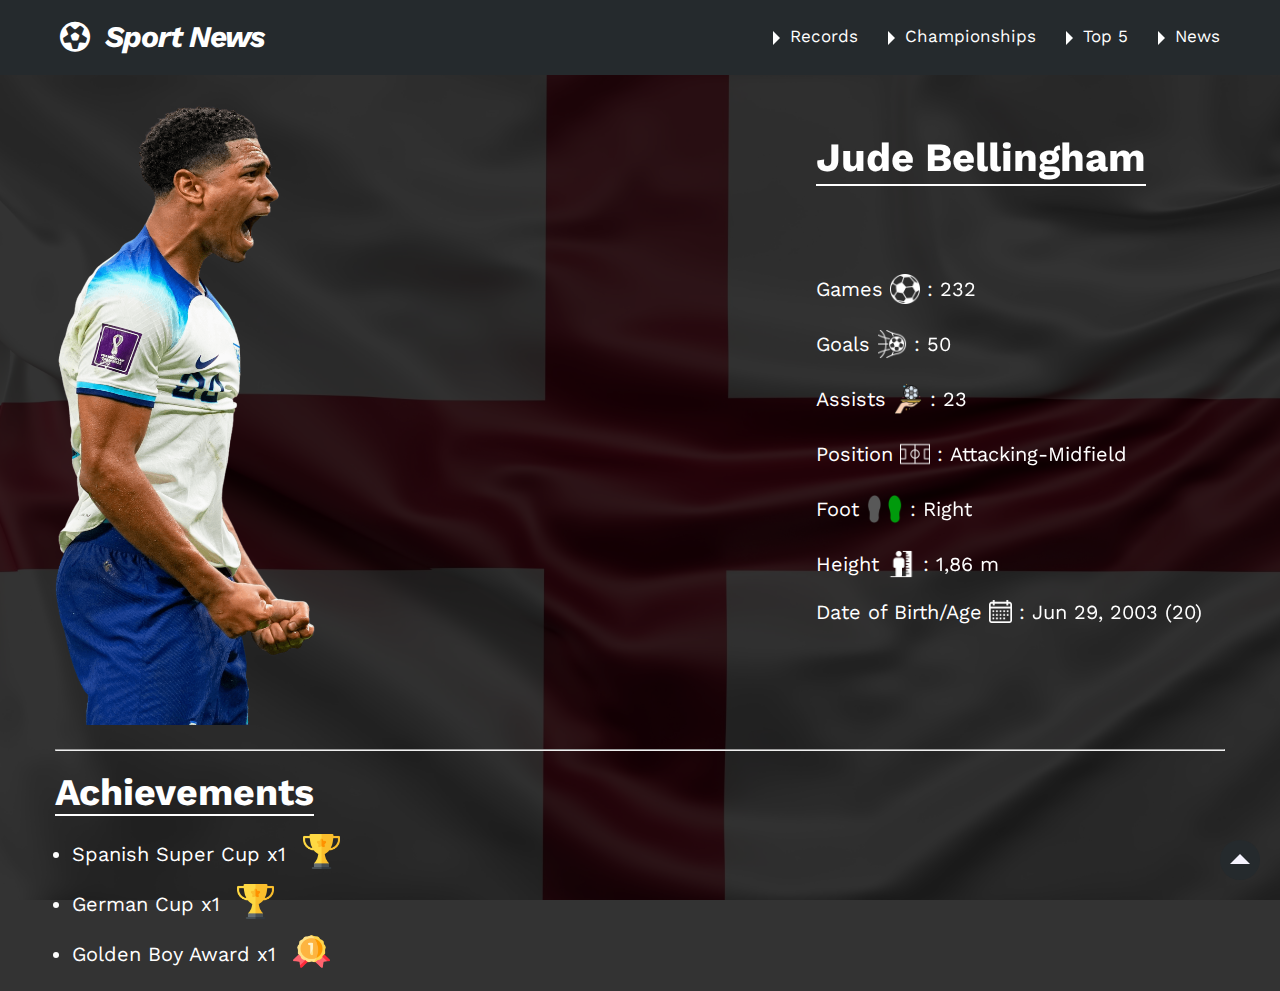
<file: player_5.html>
<!DOCTYPE html>
<html lang="en">
   <head>
      <meta charset="UTF-8">
      <meta name="viewport" content="width=device-width, initial-scale=1.0">
      <title>Sport News</title>
      <!-- Make Animation When Scrolling -->
      <link rel="stylesheet" href="https://unpkg.com/aos@next/dist/aos.css" />
      <!-- Font Awesome Library -->
      <link rel="stylesheet" href="css/all.min.css">
      <!-- Global CSS File -->
      <link rel="stylesheet" href="css/global.css">
      <!-- Main Template CSS File -->
      <link rel="stylesheet" href="css/player_5.css">
      <!-- Render All Elements Normally -->
      <link rel="stylesheet" href="css/normalize.css">
      <!-- Google Fonts -->
      <link rel="preconnect" href="https://fonts.googleapis.com">
      <link rel="preconnect" href="https://fonts.gstatic.com" crossorigin>
      <link href="https://fonts.googleapis.com/css2?family=Hedvig+Letters+Sans&family=Inter:wght@400;500&family=Lato&family=Libre+Franklin&family=Nunito+Sans:opsz,wght@6..12,500&family=Work+Sans:wght@200;300;400;500;600;700;800&display=swap" rel="stylesheet">
   </head>
   <body>
      <header id="header">
         <div class="top-section">
            <div class="intro">
               <a class="headline" href="index.html">
                  <i class="fa-regular fa-futbol"></i>
                  <h3>Sport News</h3>
               </a>
               <div class="links">
                  <span class="icon">
                     <span></span>
                     <span></span>
                     <span></span>
                  </span>
                  <nav>
                     <ul class="bars">
                        <li class="main-bar">
                           News
                           <ul class="sub-bars">
                              <li><a href="index.html#spotlight">Spotlight</a></li>
                              <li><a href="index.html#transfers">Transfers</a></li>
                              <li><a href="index.html#statistics">Statistics</a></li>
                           </ul>
                        </li>
                        <li class="main-bar">
                           Top 5
                           <ul class="sub-bars">
                              <li><a href="top_5.html#players">Players</a></li>
                              <li><a href="top_5.html#managers">Managers</a></li>
                              <li><a href="top_5.html#clubs">Clubs</a></li>
                           </ul>
                        </li>
                        <li class="main-bar">
                           Championships
                           <ul class="sub-bars">
                              <li><a href="championships.html#ucl">UCL</a></li>
                              <li><a href="championships.html#uel">UEL</a></li>
                              <li><a href="championships.html#fifa">FIFA</a></li>
                           </ul>
                        </li>
                        <li class="main-bar">
                           Records
                           <ul class="sub-bars">
                              <li><a href="records.html#goals">Goals</a></li>
                              <li><a href="records.html#assists">Assists</a></li>
                              <li><a href="records.html#clean-sheets">Clean Sheets</a></li>
                           </ul>
                        </li>
                     </ul>
                  </nav>
               </div>
            </div>
         </div>
      </header>

      <main>
         <section class="basic-info">
            <div class="container">
               <div class="profile">
                  <div class="background">
                     <img data-aos="fade-up" data-aos-duration="1500" data-aos-once="true" src="images/Jude Bellingham - FootyRenders.png" alt="jude bellingham">
                  </div>
                  <div class="data">
                     <div class="name">
                        <h2 data-aos="fade-down" data-aos-duration="1500" data-aos-once="true">Jude Bellingham</h2>
                     </div>
                     <div class="intro-records">
                        <ul>
                           <li>Games <img src="images/soccer-ball-variant.png" alt="goal image" class="games"> : <div data-aos="fade-left" data-aos-duration="1500" data-aos-once="true" style="display: inline-block;">232</div></li>
                           <li>Goals <img src="images/goal.png" alt="goal image" class="goals"> : <div data-aos="fade-left" data-aos-duration="1500" data-aos-once="true" style="display: inline-block;">50</div></li>
                           <li>Assists <img src="images/assistance.png" alt="assist image" class="assists"> : <div data-aos="fade-left" data-aos-duration="1500" data-aos-once="true" style="display: inline-block;">23</div></li>
                           <li>Position <img src="images/football-field.png" alt="position image" class="position"> : <div data-aos="fade-left" data-aos-duration="1500" data-aos-once="true" style="display: inline-block;">Attacking-Midfield</div></li>
                           <li>Foot <img src="images/weak_left_foot.png" alt="left foot image" class="left-foot"> <img src="images/strong_right_foot.png" alt="right foot image" class="right-foot"> : <div data-aos="fade-left" data-aos-duration="1500" data-aos-once="true" style="display: inline-block;">Right</div></li>
                           <li>Height <img src="images/height.png" alt="height image" class="height"> : <div data-aos="fade-left" data-aos-duration="1500" data-aos-once="true" style="display: inline-block;">1,86 m</div></li>
                           <li>Date of Birth/Age <img src="images/calendar.png" alt="calender image" class="calender"> : <div data-aos="fade-left" data-aos-duration="1500" data-aos-once="true" style="display: inline-block;">Jun 29, 2003 (20)</div></li>
                        </ul>
                     </div>
                  </div>
               </div>
               <hr>
            </div>
         </section>

         <section class="records">
            <div class="container">
               <div class="box">
                  <div class="headline">
                     <h2>Achievements</h2>
                  </div>
                  <div class="achievements">
                     <ul>
                        <li>Spanish Super Cup x1 <img src="images/trophy.png" alt="trophy image"></li>
                        <li>German Cup x1 <img src="images/trophy.png" alt="trophy image"></li>
                        <li>Golden Boy Award x1 <img src="images/gold-medal.png" alt="gold medal image"></li>
                     </ul>
                  </div>
               </div>
            </div>
         </section>
      </main>

      <footer>
         <div class="return">
            <a href="#header"><div class="icon"></div></a>
         </div>
      </footer>

      <script src="https://unpkg.com/aos@next/dist/aos.js"></script>
      <script>
        AOS.init();
      </script>
   </body>
</html>
</file>
<file: css/global.css>
/* Start Global Rules */

html {
   scroll-behavior: smooth;
}

* {
   -webkit-box-sizing: border-box;
   -moz-box-sizing: border-box;
   box-sizing: border-box;
   padding: 0;
   margin: 0;
}

body {
   font-family: 'Hedvig Letters Sans', sans-serif;
   font-family: 'Inter', sans-serif;
   font-family: 'Lato', sans-serif;
   font-family: 'Libre Franklin', sans-serif;
   font-family: 'Nunito Sans', sans-serif;
   font-family: 'Work Sans', sans-serif;
}

.container {
   margin: 0 auto;
   padding: 0 15px;
}

li {
   list-style: none;
}

a {
   text-decoration: none;
   color: white;
}

main section .container .special-heading h2 {
   font-size: 40px;
   letter-spacing: -2px;
   border-bottom: 2px solid black;
   padding-bottom: 5px;
   width: fit-content;
}

main section {
   padding-top: var(--padding-top);
}

footer .return .icon {
   width: 40px;
   height: 40px;
   border-radius: 50%;
   background-color: var(--header-color);
   position: fixed;
   right: 20px;
   bottom: 20px;
}

footer .return .icon::before {
   content: "";
   position: absolute;
   left: 50%;
   top: 35%;
   transform: translate(-50%, -50%);
   border-width: 10px;
   border-style: solid;
   border-color: transparent transparent var(--section-color) transparent;
}

/* Small Devices */

@media (min-width: 768px) {
   .container {
      width: 760px;
   }
}

/* Medium Devices */

@media (min-width: 992px) {
   .container {
      width: 985px;
   }
}

/* Large Devices */

@media (min-width: 1200px) {
   .container {
      width: 1200px;
   }
}

/* End Global Rules */
</file>
<file: css/news.css>
/* Start Variables */

:root {
   --header-color: #252a2d;
   --section-color: #f6f4ff;
   --line-color: #3c4245;
   --best-blue: #03a9f4;
   --best-blue-edit: #06405d;
   --best-red: #e91e63;
   --best-red-edit: #bb013f;
   --dark-blue: #051d60;
   --dark-purple: #6c28e6;
   --padding-nav: 15px;
   --padding-top: 30px;
   --padding-bottom: 40px;
   --gap: 50px;
   --duration: 0.3s;
}

/* End Variables */

/* Start Header */

/* Start Top Section */

header {
   background-color: var(--header-color);
   height: 100vh;
   color: white;
   background-image: url(../images/wallpaperflare.com_wallpaper.jpg);
   background-position-x: center;
   background-size: cover;
}

header .top-section {
   position: sticky;
   width: 100%;
   z-index: 1;
   top: 0;
   background-color: var(--header-color);
}

header .top-section .intro {
   display: flex;
   justify-content: space-between;
   align-items: center;
   padding: 20px;
   margin: 0 auto;
}

header .top-section .intro .headline {
   display: flex;
   align-items: center;
   gap: 15px;
}

header .top-section .intro .headline i {
   font-size: 30px;
   color: white;
}

header .top-section .intro .headline h3 {
   font-size: 30px;
   word-spacing: -1px;
   letter-spacing: -1px;
   color: white;
   font-style: italic;
}

header .top-section .intro .links nav .bars {
   display: flex;
   flex-direction: row-reverse;
   gap: 47px;
   position: relative;
}

header .top-section .intro .links nav .bars .main-bar::before {
   content: "";
   top: 4px;
   left: -17px;
   position: absolute;
   border-width: 7px;
   border-style: solid;
   border-color: transparent transparent transparent white;
}

header .top-section .intro .links nav .bars .main-bar {
   position: relative;
   transition-duration: var(--duration);
   font-size: 17px;
}

header .top-section .intro .links nav .bars .main-bar .sub-bars {
   position: absolute;
   background-color: var(--header-color);
   color: black;
   top: 42px;
   right: 0;
   margin-top: 5px;
   width: 170px;
   display: none;
}

/* Make Hover More Flexible */
header .top-section .intro .links nav .bars .main-bar .sub-bars::before {
   content: "";
   background-color: transparent;
   top: -30px;
   right: 0;
   position: absolute;
   width: 100%;
   height: 30px;
   display: none;
}

header .top-section .intro .links nav .bars .main-bar .sub-bars li {
   transition-duration: var(--duration);
   margin-bottom: 5px;
   border-top: solid 1px var(--line-color);
}

header .top-section .intro .links nav .bars .main-bar .sub-bars li a {
   padding: var(--padding-nav);
   color: white;
   display: block;
}

header .top-section .intro .links nav .bars .main-bar:hover {
   cursor: pointer;
   color: #5558bf;
}

header .top-section .intro .links nav .bars .main-bar:hover .sub-bars {
   cursor: pointer;
   color: #5558bf;
   display: block;
}

header .top-section .intro .links nav .bars .main-bar:hover::before {
   border-color: white transparent transparent transparent;
   top: 5px;
}

header .top-section .intro .links nav .bars .main-bar:hover .sub-bars::before {
   display: block;
}

header .top-section .intro .links nav .bars .main-bar .sub-bars li:hover {
   padding-left: 15px;
}

/* Extra Small Devices */

@media (max-width: 768px) {
   header .top-section .intro .links .icon {
      display: flex;
      flex-direction: column;
      gap: 10px;
   }

   header .top-section .intro .links .icon span {
      background-color: white;
      height: 2px;
      width: 40px;
   }

   header .top-section .intro .links {
      position: relative;
   }

   header .top-section .intro .links nav .bars {
      position: absolute;
      right: 0;
      top: 37px;
      flex-direction: column;
      background-color: var(--header-color);
      gap: 0px;
      margin-top: 10px;
      display: none;
   }

   header .top-section .intro .links nav .bars::before {
      content: "";
      width: 100%;
      height: 20px;
      position: absolute;
      top: -20px;
      left: 0px;
      background-color: var(--header-color);
      border-width: 0;
   }

   header .top-section .intro .links nav .bars .main-bar {
      padding: var(--padding-nav);
      position: relative;
      padding-left: 25px;
      margin-bottom: 5px;
      border-top: solid 1px var(--line-color);
   }

   header .top-section .intro .links nav .bars .main-bar::before {
      display: none;
   }

   header .top-section .intro .links nav .bars .main-bar::after {
      content: "";
      top: 19px;
      left: 10px;
      position: absolute;
      border-width: 7px;
      border-style: solid;
      border-color: transparent transparent transparent white;
   }

   header .top-section .intro .links:hover {
      cursor: pointer;
   }

   header .top-section .intro .links:hover nav .bars {
      display: block;
   }

   header .top-section .intro .links nav .bars .main-bar:hover .sub-bars::before {
      display: none;
   }

   header .top-section .intro .links nav .bars .main-bar:hover::after {
      border-color: transparent white transparent transparent ;
      left: 0px;
   }

   header .top-section .intro .links nav .bars .main-bar:hover .sub-bars {
      right: 167px;
      top: -6px;
   }
}

/* Small Devices */

@media (min-width: 768px) {
   header .top-section .intro {
      width: 760px;
   }
}

/* Medium Devices */

@media (min-width: 992px) {
   header .top-section .intro {
      width: 985px;
   }
}

/* Large Devices */

@media (min-width: 1200px) {
   header .top-section .intro {
      width: 1200px;
   }
}

/* End Top Section */

/* End Header */

/* Start Main */

/* Start Spotlight section */

main section.spotlight {
   background-color: var(--section-color);
}

main section .container .top-news {
   margin-top: var(--padding-top);
   display: grid;
   grid-template-columns: repeat(auto-fill, minmax(300px, 1fr));
   gap: var(--gap);
   text-align: center;
   padding-bottom: var(--padding-bottom);
}

main section .container .top-news .news {
   background-color: darkblue;
   display: flex;
   flex-direction: column;
   overflow: hidden;
   gap: 10px;
   transition-duration: var(--duration);
}

main section .container .top-news .news img {
   max-width: 100%;
}

main section .container .top-news .news p {
   padding: 20px;
   line-height: 1.8;
   color: white;
}

@media (max-width: 768px) {
   main section .container .special-heading {
      display: flex;
      flex-direction: column;
      align-items: center;
   }
}

@media (min-width: 768px) {
   main section .container .top-news .news:hover {
      transform: scale(1.06);
   }
}

/* End Spotlight section */

/* Start Transfers Section */

main section .container .transfer-news {
   display: grid;
   grid-template-columns: repeat(auto-fill, minmax(360px, 1fr));
   gap: var(--gap);
   margin-top: var(--padding-top);
   padding-bottom: 40px;
}

main section .container .transfer-news .col .definition {
   font-size: 30px;
   background-color: var(--dark-blue);
   color: white;
   padding: 20px;
   text-transform: uppercase;
}

main section .container .transfer-news .col .row {
   padding: 15px 15px;
   display: grid;
   grid-template-columns: 40% 60%;
}

main section .container .transfer-news .col .odd {
   background-color: #EEE;
}

main section .container .transfer-news .col .even {
   background-color: var(--section-color);
}

main section .container .transfer-news .col .row .profile {
   display: flex;
   flex-direction: column;
   gap: 5px;
}

main section .container .transfer-news .col .row .profile img {
   width: 55px;
   height: 60px;
   margin-left: 15px;
}

main section .container .transfer-news .col .row .clubs {
   display: flex;
   justify-content: space-between;
   align-items: center;
}

main section .container .transfer-news .col .row .clubs .icon {
   display: flex;
   flex-direction: column;
   text-align: center;
   gap: 10px;
   width: none;
}

main section .container .transfer-news .col .row .clubs .icon div {
   height: 3.5px;
   background-color: black;
   width: 120px;
   position: relative;
}

main section .container .transfer-news .col .row .clubs .icon div::after {
   content: "";
   position: absolute;
   right: -15px;
   top: -8px;
   border-width: 10px;
   border-style: solid;
   border-color: transparent transparent transparent black;
}

@media (min-width: 992px) and (max-width: 1199px) {
   main section .container .transfer-news .col .row .clubs img {
      width: 50px;
      height: 50px;
   }
}

@media (min-width: 768px) and (max-width: 991px) {
   main section .container .transfer-news .col .row .clubs h5 {
      font-size: 14px;
   }

   main section .container .transfer-news .col .row .clubs .icon .long {
      font-size: 12px;
   }
}

@media (max-width: 600px) {
   main section .container .transfer-news .col .definition {
      font-size: 20px;
   }
   
   main section .container .transfer-news .col .row .clubs img {
      width: 35px;
      height: 35px;
   }

   main section .container .transfer-news .col .row .profile img {
      width: 35px;
      height: 40px;
   }

   main section .container .transfer-news .col .row .clubs .icon .long {
      font-size: 12px;
   }

   main section .container .transfer-news .col .row .clubs .icon div {
      height: 2px;
      width: 110px;
   }

   main section .container .transfer-news .col .row .clubs .icon div::after {
      right: -9px;
      top: -4px;
      border-width: 5px;
   }
}

/* End Transfers Section */

/* Start Statistics Section */

main section.statistics {
   background-color: var(--section-color);
}

main section .container .statistics-news {
   display: grid;
   grid-template-columns: repeat(auto-fill, minmax(300px, 1fr));
   padding-top: var(--padding-top);
   gap: 20px;
   justify-content: center;
   align-items: center;
   align-content: center;
   padding-bottom: var(--padding-bottom);
}

main section .container .statistics-news .col .definition {
   font-size: 18px;
   background-color: var(--dark-blue);
   color: white;
   padding: 10px;
   text-transform: uppercase;
}

main section .container .statistics-news .col .row {
   padding: 10px 10px;
   display: grid;
   grid-template-columns: 50% 50%;
}

main section .container .statistics-news .col .odd {
   background-color: #EEE;
}

main section .container .statistics-news .col .even {
   background-color: white;
}

main section .container .statistics-news .col .row .profile {
   display: flex;
   gap: 10px;
   align-items: center;
}

main section .container .statistics-news .col .row .profile img {
   width: 40px;
   height: 50px;
}

main section .container .statistics-news .col .row .profile .text {
   display: flex;
   flex-direction: column;
   gap: 5px;
}

main section .container .statistics-news .col .row .profile .text h4 {
   font-size: 17px;
}

main section .container .statistics-news .col .row .profile .text h5 {
   font-size: 12px;
   font-weight: 500;
}

main section .container .statistics-news .col .row .club-date {
   display: flex;
   justify-content: space-between;
   align-items: center;
}

main section .container .statistics-news .col .row .club-date img {
   width: 40px;
   height: 40px;
}

main section .container .statistics-news .col .row .data {
   display: flex;
   justify-content: space-between;
   width: 200%;
   padding: 2.64px;
}

main section .container .statistics-news .col .row .data .text p {
   font-weight: 600;
}

@media (max-width: 1199px) {
   main section .container .statistics-news .col .definition {
      font-size: 15px;
   }

   main section .container .statistics-news .col .row .profile .text h4 {
      font-size: 13px;
   }

   main section .container .statistics-news .col .row .profile .text h5 {
      font-size: 9px;
   }

   main section .container .statistics-news .col .row .profile img {
      width: 30px;
      height: 40px;
   }

   main section .container .statistics-news .col .row .club-date img {
      width: 30px;
      height: 30px;
   }

   main section .container .statistics-news .col .row .club-date h3 {
      font-size: 16px;
   }
}

@media (max-width: 991px) {
   main section .container .statistics-news .col .definition {
      font-size: 20px;
   }

   main section .container .statistics-news .col .row .profile .text h4 {
      font-size: 15px;
   }

   main section .container .statistics-news .col .row .profile .text h5 {
      font-size: 10px;
   }

   main section .container .statistics-news .col .row .profile img {
      width: 40px;
      height: 50px;
   }

   main section .container .statistics-news .col .row .club-date img {
      width: 40px;
      height: 40px;
   }

   main section .container .statistics-news .col .row .club-date h3 {
      font-size: 1.17em;
   }
}

@media (max-width: 767px) {
   main section .container .statistics-news .col .definition {
      font-size: 15px;
   }

   main section .container .statistics-news .col .row .profile .text h4 {
      font-size: 13px;
   }

   main section .container .statistics-news .col .row .profile .text h5 {
      font-size: 9px;
   }

   main section .container .statistics-news .col .row .profile img {
      width: 30px;
      height: 40px;
   }

   main section .container .statistics-news .col .row .club-date img {
      width: 30px;
      height: 30px;
   }

   main section .container .statistics-news .col .row .club-date h3 {
      font-size: 16px;
   }
}

@media (max-width: 600px) {
   main section .container .statistics-news .col .definition {
      font-size: 16px;
   }

   main section .container .statistics-news .col .row .profile .text h4 {
      font-size: 15px;
   }

   main section .container .statistics-news .col .row .profile .text h5 {
      font-size: 10px;
   }

   main section .container .statistics-news .col .row .profile img {
      width: 30px;
      height: 40px;
   }

   main section .container .statistics-news .col .row .club-date img {
      width: 35px;
      height: 35px;
   }

   main section .container .statistics-news .col .row .club-date h3 {
      font-size: 17px;
   }
}

@media (min-width: 992px) and (max-width: 1199px) {
   main section .container .statistics-news .col .row .data {
      padding: 0;
   }
}

/* End Statistics Section */

/* End Main */

/* Start Footer */

footer .about {
   background-color: var(--header-color);
   color: white;
}

footer .about .container .box {
   display: grid;
   grid-template-columns: 25% calc(75% - 45px);
   padding: 20px 25px;
   gap: 20px;
   align-items: center;
}

footer .about .container .box .headline {
   display: flex;
   align-items: center;
   gap: 10px;
   font-size: 20px;
   font-style: italic;
}

footer .about .container .box .text {
   font-size: 15px;
   display: flex;
   flex-wrap: wrap;
   max-width: 100%;
   gap: 7px;
}

footer .about .container .box .text a:hover {
   text-decoration: underline;
}

@media (max-width: 991px) {
   footer .about .container .box {
      display: flex;
      flex-direction: column;
   }
}

/* End Footer */
</file>
<file: css/player_2.css>
/* Start Variables */

:root {
   --header-color: #252a2d;
   --section-color: #f6f4ff;
   --line-color: #3c4245;
   --best-blue: #03a9f4;
   --best-blue-edit: #06405d;
   --best-red: #e91e63;
   --best-red-edit: #bb013f;
   --dark-blue: #051d60;
   --dark-purple: #6c28e6;
   --padding-nav: 15px;
   --padding-top: 30px;
   --padding-bottom: 40px;
   --gap: 50px;
   --duration: 0.3s;
}

/* End Variables */

/* Start Body Rules */

body {
   background-image: url(../images/flag-argentina.jpg);
   background-size: cover;
   background-position: center;
   background-attachment: fixed;
   position: relative;
}

body::before {
   content: "";
   background-color: black;
   top: 0;
   right: 0;
   position: absolute;
   width: 100%;
   height: 100%;
   opacity: 0.8;
   z-index: -1;
}

/* End Body Rules */

/* Start Header */

/* Start Top Section */

header {
   background-color: var(--header-color);
   /* height: 100vh; */
   color: white;
}

header .top-section {
   position: sticky;
   width: 100%;
   z-index: 1;
   top: 0;
   background-color: var(--header-color);
}

header .top-section .intro {
   display: flex;
   justify-content: space-between;
   align-items: center;
   padding: 20px;
   margin: 0 auto;
}

header .top-section .intro .headline {
   display: flex;
   align-items: center;
   gap: 15px;
}

header .top-section .intro .headline i {
   font-size: 30px;
   color: white;
}

header .top-section .intro .headline h3 {
   font-size: 30px;
   word-spacing: -1px;
   letter-spacing: -1px;
   color: white;
   font-style: italic;
}

header .top-section .intro .links nav .bars {
   display: flex;
   flex-direction: row-reverse;
   gap: 47px;
   position: relative;
}

header .top-section .intro .links nav .bars .main-bar::before {
   content: "";
   top: 4px;
   left: -17px;
   position: absolute;
   border-width: 7px;
   border-style: solid;
   border-color: transparent transparent transparent white;
}

header .top-section .intro .links nav .bars .main-bar {
   position: relative;
   transition-duration: var(--duration);
   font-size: 17px;
}

header .top-section .intro .links nav .bars .main-bar .sub-bars {
   position: absolute;
   background-color: var(--header-color);
   color: black;
   top: 42px;
   right: 0;
   margin-top: 5px;
   width: 170px;
   display: none;
}

/* Make Hover More Flexible */
header .top-section .intro .links nav .bars .main-bar .sub-bars::before {
   content: "";
   background-color: transparent;
   top: -30px;
   right: 0;
   position: absolute;
   width: 100%;
   height: 30px;
   display: none;
}

header .top-section .intro .links nav .bars .main-bar .sub-bars li {
   transition-duration: var(--duration);
   margin-bottom: 5px;
   border-top: solid 1px var(--line-color);
}

header .top-section .intro .links nav .bars .main-bar .sub-bars li a {
   padding: var(--padding-nav);
   color: white;
   display: block;
}

header .top-section .intro .links nav .bars .main-bar:hover {
   cursor: pointer;
   color: #5558bf;
}

header .top-section .intro .links nav .bars .main-bar:hover .sub-bars {
   cursor: pointer;
   color: #5558bf;
   display: block;
}

header .top-section .intro .links nav .bars .main-bar:hover::before {
   border-color: white transparent transparent transparent;
   top: 5px;
}

header .top-section .intro .links nav .bars .main-bar:hover .sub-bars::before {
   display: block;
}

header .top-section .intro .links nav .bars .main-bar .sub-bars li:hover {
   padding-left: 15px;
}

/* Extra Small Devices */

@media (max-width: 768px) {
   header .top-section .intro .links .icon {
      display: flex;
      flex-direction: column;
      gap: 10px;
   }

   header .top-section .intro .links .icon span {
      background-color: white;
      height: 2px;
      width: 40px;
   }

   header .top-section .intro .links {
      position: relative;
   }

   header .top-section .intro .links nav .bars {
      position: absolute;
      right: 0;
      top: 37px;
      flex-direction: column;
      background-color: var(--header-color);
      gap: 0px;
      margin-top: 10px;
      display: none;
   }

   header .top-section .intro .links nav .bars::before {
      content: "";
      width: 100%;
      height: 20px;
      position: absolute;
      top: -20px;
      left: 0px;
      background-color: var(--header-color);
      border-width: 0;
   }

   header .top-section .intro .links nav .bars .main-bar {
      padding: var(--padding-nav);
      position: relative;
      padding-left: 25px;
      margin-bottom: 5px;
      border-top: solid 1px var(--line-color);
   }

   header .top-section .intro .links nav .bars .main-bar::before {
      display: none;
   }

   header .top-section .intro .links nav .bars .main-bar::after {
      content: "";
      top: 19px;
      left: 10px;
      position: absolute;
      border-width: 7px;
      border-style: solid;
      border-color: transparent transparent transparent white;
   }

   header .top-section .intro .links:hover {
      cursor: pointer;
   }

   header .top-section .intro .links:hover nav .bars {
      display: block;
   }

   header .top-section .intro .links nav .bars .main-bar:hover .sub-bars::before {
      display: none;
   }

   header .top-section .intro .links nav .bars .main-bar:hover::after {
      border-color: transparent white transparent transparent ;
      left: 0px;
   }

   header .top-section .intro .links nav .bars .main-bar:hover .sub-bars {
      right: 167px;
      top: -6px;
   }
}

/* Small Devices */

@media (min-width: 768px) {
   header .top-section .intro {
      width: 760px;
   }
}

/* Medium Devices */

@media (min-width: 992px) {
   header .top-section .intro {
      width: 985px;
   }
}

/* Large Devices */

@media (min-width: 1200px) {
   header .top-section .intro {
      width: 1200px;
   }
}

/* End Top Section */

/* End Header */

/* Start Main */

/* Start Basic-Info Section */

main section .profile {
   display: flex;
   justify-content: space-between;
   color: white;
   flex-wrap: wrap;
   padding-bottom: 20px;
}

main section .profile .background img {
   width: 310px;
   height: 620px;
}

main section .profile .data {
   display: flex;
   flex-direction: column;
   gap: 80px;
   padding-top: 30px;
   /* background-color: red; */
   width: 35%;
}

main section .profile .data .name h2 {
   font-size: 40px;
   /* background-color: blue; */
   width: fit-content;
   /* margin: 0 auto; */
   border-bottom: 2px solid white;
   padding-bottom: 3px;
}

main section .profile .data .intro-records ul li {
   margin-bottom: 20px;
   font-size: 20px;
}

main section .profile .data .intro-records ul li img {
   width: 30px;
   height: 30px;
   position: relative;
   top: 8px;
}

main section .profile .data .intro-records ul li img.left-foot,
main section .profile .data .intro-records ul li img.right-foot {
   width: 15px;
   height: 30px;
}

main section .profile .data .intro-records ul li img.calender {
   width: 23px;
   height: 23px;
   top: 4px;
}

@media (max-width: 1200px) {
   main section .profile .background img {
      width: 280px;
      height: 570px;
   }

   main section .profile .data .name h2 {
      font-size: 35px;
   }

   main section .profile .data .intro-records ul li {
      font-size: 17px;
   }

   main section .profile .data .intro-records ul li img {
      width: 25px;
      height: 25px;
      top: 6px;
   }

   main section .profile .data .intro-records ul li img.left-foot,
   main section .profile .data .intro-records ul li img.right-foot {
      width: 13px;
      height: 25px;
   }

   main section .profile .data .intro-records ul li img.calender {
      width: 19px;
      height: 19px;
      top: 4px;
   }
}

@media (max-width: 992px) {
   main section .profile .background img {
      width: 250px;
      height: 510px;
   }

   main section .profile .data .name h2 {
      font-size: 25px;
   }

   main section .profile .data .intro-records ul li {
      font-size: 13px;
   }

   main section .profile .data .intro-records ul li img {
      width: 19px;
      height: 19px;
      top: 5px;
   }
   
   main section .profile .data .intro-records ul li img.left-foot,
   main section .profile .data .intro-records ul li img.right-foot {
      width: 11px;
      height: 20px;
      top: 6px;
   }

   main section .profile .data .intro-records ul li img.calender {
      width: 15px;
      height: 15px;
      top: 3px;
   }
}

@media (max-width: 768px) {
   main section .profile .background img {
      width: 200px;
      height: 410px;
   }

   main section .profile .data {
      gap: 20px;
   }

   main section .profile .data .name h2 {
      font-size: 20px;
   }

   main section .profile .data .intro-records ul li {
      font-size: 10px;
   }

   main section .profile .data .intro-records ul li img {
      width: 15px;
      height: 15px;
      top: 4px;
   }

   main section .profile .data .intro-records ul li img.left-foot,
   main section .profile .data .intro-records ul li img.right-foot {
      width: 9px;
      height: 17px;
      top: 5px;
   }

   main section .profile .data .intro-records ul li img.calender {
      width: 13px;
      height: 13px;
      top: 2px;
   }
}

@media (max-width: 600px) {
   main section .profile .background {
      /* background-color: blue; */
      text-align: center;
   }

   main section .profile {
      flex-direction: column;
   }

   main section .profile .data {
      gap: 20px;
      padding-top: 50px;
      width: 100%;
   }

   main section .profile .background img {
      width: 170px;
      height: 330px;
      margin: 0 auto;
   }

   main section .profile .data .name h2 {
      font-size: 25px;
   }

   main section .profile .data .intro-records ul li {
      font-size: 17px;
   }

   main section .profile .data .intro-records ul li img {
      width: 23px;
      height: 23px;
      top: 6px;
   }

   main section .profile .data .intro-records ul li img.left-foot,
   main section .profile .data .intro-records ul li img.right-foot {
      width: 16px;
      height: 30px;
      top: 8px;
   }

   main section .profile .data .intro-records ul li img.calender {
      width: 23px;
      height: 23px;
      top: 4px;
   }
}

/* End Basic-Info Section */

/* Start Records */

main section.records {
   padding-top: 20px;
}

main section .container .box {
   color: white;
}

main section .container .box .headline {
   font-size: 25px;
   border-bottom: solid 2px white;
   width: fit-content;
   margin-bottom: 10px;
}

main section .container .box .achievements ul {
   padding-left: 17px;
}

main section .container .box .achievements ul li {
   list-style: disc;
   font-size: 20px;
   padding-bottom: 10px;
}

main section .container .box .achievements ul li:last-of-type {
   padding-bottom: 25px;
}

main section .container .box .achievements ul li img {
   width: 47px;
   height: 35px;
   position: relative;
   top: 8px;
   padding-left: 10px;
}

@media (max-width: 1200px) {
   main section .container .box .headline {
      font-size: 25px;
   }

   main section .container .box .achievements ul li {
      font-size: 17px;
   }

   main section .container .box .achievements ul li img {
      width: 42px;
      height: 30px;
   }
}

@media (max-width: 992px) {
   main section .container .box .headline {
      font-size: 17px;
   }

   main section .container .box .achievements ul li {
      font-size: 13px;
   }

   main section .container .box .achievements ul li img {
      width: 35px;
      height: 23px;
      top: 6px;
   }
}

@media (max-width: 768px) {
   main section .container .box .headline {
      font-size: 15px;
   }

   main section .container .box .achievements ul li {
      font-size: 10px;
   }

   main section .container .box .achievements ul li img {
      width: 30px;
      height: 19px;
      top: 5px;
   }
}

@media (max-width: 600px) {
   main section .container .box .headline {
      font-size: 18px;
   }

   main section .container .box .achievements ul li {
      font-size: 15px;
      line-height: 1.7;
   }

   main section .container .box .achievements ul li img {
      width: 35px;
      height: 23px;
      top: 6px;
   }
}

/* End Records */

/* End Main */
</file>
<file: css/player_3.css>
/* Start Variables */

:root {
   --header-color: #252a2d;
   --section-color: #f6f4ff;
   --line-color: #3c4245;
   --best-blue: #03a9f4;
   --best-blue-edit: #06405d;
   --best-red: #e91e63;
   --best-red-edit: #bb013f;
   --dark-blue: #051d60;
   --dark-purple: #6c28e6;
   --padding-nav: 15px;
   --padding-top: 30px;
   --padding-bottom: 40px;
   --gap: 50px;
   --duration: 0.3s;
}

/* End Variables */

/* Start Body Rules */

body {
   background-image: url(../images/flag-france.jpg);
   background-size: cover;
   background-position: center;
   background-attachment: fixed;
   position: relative;
}

body::before {
   content: "";
   background-color: black;
   top: 0;
   right: 0;
   position: absolute;
   width: 100%;
   height: 100%;
   opacity: 0.8;
   z-index: -1;
}

/* End Body Rules */

/* Start Header */

/* Start Top Section */

header {
   background-color: var(--header-color);
   /* height: 100vh; */
   color: white;
}

header .top-section {
   position: sticky;
   width: 100%;
   z-index: 1;
   top: 0;
   background-color: var(--header-color);
}

header .top-section .intro {
   display: flex;
   justify-content: space-between;
   align-items: center;
   padding: 20px;
   margin: 0 auto;
}

header .top-section .intro .headline {
   display: flex;
   align-items: center;
   gap: 15px;
}

header .top-section .intro .headline i {
   font-size: 30px;
   color: white;
}

header .top-section .intro .headline h3 {
   font-size: 30px;
   word-spacing: -1px;
   letter-spacing: -1px;
   color: white;
   font-style: italic;
}

header .top-section .intro .links nav .bars {
   display: flex;
   flex-direction: row-reverse;
   gap: 47px;
   position: relative;
}

header .top-section .intro .links nav .bars .main-bar::before {
   content: "";
   top: 4px;
   left: -17px;
   position: absolute;
   border-width: 7px;
   border-style: solid;
   border-color: transparent transparent transparent white;
}

header .top-section .intro .links nav .bars .main-bar {
   position: relative;
   transition-duration: var(--duration);
   font-size: 17px;
}

header .top-section .intro .links nav .bars .main-bar .sub-bars {
   position: absolute;
   background-color: var(--header-color);
   color: black;
   top: 42px;
   right: 0;
   margin-top: 5px;
   width: 170px;
   display: none;
}

/* Make Hover More Flexible */
header .top-section .intro .links nav .bars .main-bar .sub-bars::before {
   content: "";
   background-color: transparent;
   top: -30px;
   right: 0;
   position: absolute;
   width: 100%;
   height: 30px;
   display: none;
}

header .top-section .intro .links nav .bars .main-bar .sub-bars li {
   transition-duration: var(--duration);
   margin-bottom: 5px;
   border-top: solid 1px var(--line-color);
}

header .top-section .intro .links nav .bars .main-bar .sub-bars li a {
   padding: var(--padding-nav);
   color: white;
   display: block;
}

header .top-section .intro .links nav .bars .main-bar:hover {
   cursor: pointer;
   color: #5558bf;
}

header .top-section .intro .links nav .bars .main-bar:hover .sub-bars {
   cursor: pointer;
   color: #5558bf;
   display: block;
}

header .top-section .intro .links nav .bars .main-bar:hover::before {
   border-color: white transparent transparent transparent;
   top: 5px;
}

header .top-section .intro .links nav .bars .main-bar:hover .sub-bars::before {
   display: block;
}

header .top-section .intro .links nav .bars .main-bar .sub-bars li:hover {
   padding-left: 15px;
}

/* Extra Small Devices */

@media (max-width: 768px) {
   header .top-section .intro .links .icon {
      display: flex;
      flex-direction: column;
      gap: 10px;
   }

   header .top-section .intro .links .icon span {
      background-color: white;
      height: 2px;
      width: 40px;
   }

   header .top-section .intro .links {
      position: relative;
   }

   header .top-section .intro .links nav .bars {
      position: absolute;
      right: 0;
      top: 37px;
      flex-direction: column;
      background-color: var(--header-color);
      gap: 0px;
      margin-top: 10px;
      display: none;
   }

   header .top-section .intro .links nav .bars::before {
      content: "";
      width: 100%;
      height: 20px;
      position: absolute;
      top: -20px;
      left: 0px;
      background-color: var(--header-color);
      border-width: 0;
   }

   header .top-section .intro .links nav .bars .main-bar {
      padding: var(--padding-nav);
      position: relative;
      padding-left: 25px;
      margin-bottom: 5px;
      border-top: solid 1px var(--line-color);
   }

   header .top-section .intro .links nav .bars .main-bar::before {
      display: none;
   }

   header .top-section .intro .links nav .bars .main-bar::after {
      content: "";
      top: 19px;
      left: 10px;
      position: absolute;
      border-width: 7px;
      border-style: solid;
      border-color: transparent transparent transparent white;
   }

   header .top-section .intro .links:hover {
      cursor: pointer;
   }

   header .top-section .intro .links:hover nav .bars {
      display: block;
   }

   header .top-section .intro .links nav .bars .main-bar:hover .sub-bars::before {
      display: none;
   }

   header .top-section .intro .links nav .bars .main-bar:hover::after {
      border-color: transparent white transparent transparent ;
      left: 0px;
   }

   header .top-section .intro .links nav .bars .main-bar:hover .sub-bars {
      right: 167px;
      top: -6px;
   }
}

/* Small Devices */

@media (min-width: 768px) {
   header .top-section .intro {
      width: 760px;
   }
}

/* Medium Devices */

@media (min-width: 992px) {
   header .top-section .intro {
      width: 985px;
   }
}

/* Large Devices */

@media (min-width: 1200px) {
   header .top-section .intro {
      width: 1200px;
   }
}

/* End Top Section */

/* End Header */

/* Start Main */

/* Start Basic-Info Section */

main section .profile {
   display: flex;
   justify-content: space-between;
   color: white;
   flex-wrap: wrap;
   padding-bottom: 20px;
}

main section .profile .background img {
   width: 360px;
   height: 620px;
}

main section .profile .data {
   display: flex;
   flex-direction: column;
   gap: 80px;
   padding-top: 30px;
   /* background-color: red; */
   width: 35%;
}

main section .profile .data .name h2 {
   font-size: 40px;
   /* background-color: blue; */
   width: fit-content;
   /* margin: 0 auto; */
   border-bottom: 2px solid white;
   padding-bottom: 3px;
}

main section .profile .data .intro-records ul li {
   margin-bottom: 20px;
   font-size: 20px;
}

main section .profile .data .intro-records ul li img {
   width: 30px;
   height: 30px;
   position: relative;
   top: 8px;
}

main section .profile .data .intro-records ul li img.left-foot,
main section .profile .data .intro-records ul li img.right-foot {
   width: 15px;
   height: 30px;
}

main section .profile .data .intro-records ul li img.calender {
   width: 23px;
   height: 23px;
   top: 4px;
}

@media (max-width: 1200px) {
   main section .profile .background img {
      width: 335px;
      height: 570px;
   }

   main section .profile .data .name h2 {
      font-size: 35px;
   }

   main section .profile .data .intro-records ul li {
      font-size: 17px;
   }

   main section .profile .data .intro-records ul li img {
      width: 25px;
      height: 25px;
      top: 6px;
   }

   main section .profile .data .intro-records ul li img.left-foot,
   main section .profile .data .intro-records ul li img.right-foot {
      width: 13px;
      height: 25px;
   }

   main section .profile .data .intro-records ul li img.calender {
      width: 19px;
      height: 19px;
      top: 4px;
   }
}

@media (max-width: 992px) {
   main section .profile .background img {
      width: 295px;
      height: 510px;
   }

   main section .profile .data .name h2 {
      font-size: 25px;
   }

   main section .profile .data .intro-records ul li {
      font-size: 13px;
   }

   main section .profile .data .intro-records ul li img {
      width: 19px;
      height: 19px;
      top: 5px;
   }
   
   main section .profile .data .intro-records ul li img.left-foot,
   main section .profile .data .intro-records ul li img.right-foot {
      width: 11px;
      height: 20px;
      top: 6px;
   }

   main section .profile .data .intro-records ul li img.calender {
      width: 15px;
      height: 15px;
      top: 3px;
   }
}

@media (max-width: 768px) {
   main section .profile .background img {
      width: 240px;
      height: 410px;
   }

   main section .profile .data {
      gap: 20px;
   }

   main section .profile .data .name h2 {
      font-size: 20px;
   }

   main section .profile .data .intro-records ul li {
      font-size: 10px;
   }

   main section .profile .data .intro-records ul li img {
      width: 15px;
      height: 15px;
      top: 4px;
   }

   main section .profile .data .intro-records ul li img.left-foot,
   main section .profile .data .intro-records ul li img.right-foot {
      width: 9px;
      height: 17px;
      top: 5px;
   }

   main section .profile .data .intro-records ul li img.calender {
      width: 13px;
      height: 13px;
      top: 2px;
   }
}

@media (max-width: 600px) {
   main section .profile .background {
      /* background-color: blue; */
      text-align: center;
   }

   main section .profile {
      flex-direction: column;
   }

   main section .profile .data {
      gap: 20px;
      padding-top: 50px;
      width: 100%;
   }

   main section .profile .background img {
      width: 200px;
      height: 330px;
      margin: 0 auto;
   }

   main section .profile .data .name h2 {
      font-size: 25px;
   }

   main section .profile .data .intro-records ul li {
      font-size: 17px;
   }

   main section .profile .data .intro-records ul li img {
      width: 23px;
      height: 23px;
      top: 6px;
   }

   main section .profile .data .intro-records ul li img.left-foot,
   main section .profile .data .intro-records ul li img.right-foot {
      width: 16px;
      height: 30px;
      top: 8px;
   }

   main section .profile .data .intro-records ul li img.calender {
      width: 23px;
      height: 23px;
      top: 4px;
   }
}

/* End Basic-Info Section */

/* Start Records */

main section.records {
   padding-top: 20px;
}

main section .container .box {
   color: white;
}

main section .container .box .headline {
   font-size: 25px;
   border-bottom: solid 2px white;
   width: fit-content;
   margin-bottom: 10px;
}

main section .container .box .achievements ul {
   padding-left: 17px;
}

main section .container .box .achievements ul li {
   list-style: disc;
   font-size: 20px;
   padding-bottom: 10px;
}

main section .container .box .achievements ul li:last-of-type {
   padding-bottom: 25px;
}

main section .container .box .achievements ul li img {
   width: 47px;
   height: 35px;
   position: relative;
   top: 8px;
   padding-left: 10px;
}

@media (max-width: 1200px) {
   main section .container .box .headline {
      font-size: 25px;
   }

   main section .container .box .achievements ul li {
      font-size: 17px;
   }

   main section .container .box .achievements ul li img {
      width: 42px;
      height: 30px;
   }
}

@media (max-width: 992px) {
   main section .container .box .headline {
      font-size: 17px;
   }

   main section .container .box .achievements ul li {
      font-size: 13px;
   }

   main section .container .box .achievements ul li img {
      width: 35px;
      height: 23px;
      top: 6px;
   }
}

@media (max-width: 768px) {
   main section .container .box .headline {
      font-size: 15px;
   }

   main section .container .box .achievements ul li {
      font-size: 10px;
   }

   main section .container .box .achievements ul li img {
      width: 30px;
      height: 19px;
      top: 5px;
   }
}

@media (max-width: 600px) {
   main section .container .box .headline {
      font-size: 18px;
   }

   main section .container .box .achievements ul li {
      font-size: 15px;
      line-height: 1.7;
   }

   main section .container .box .achievements ul li img {
      width: 35px;
      height: 23px;
      top: 6px;
   }
}

/* End Records */

/* End Main */
</file>
<file: css/player_4.css>
/* Start Variables */

:root {
   --header-color: #252a2d;
   --section-color: #f6f4ff;
   --line-color: #3c4245;
   --best-blue: #03a9f4;
   --best-blue-edit: #06405d;
   --best-red: #e91e63;
   --best-red-edit: #bb013f;
   --dark-blue: #051d60;
   --dark-purple: #6c28e6;
   --padding-nav: 15px;
   --padding-top: 30px;
   --padding-bottom: 40px;
   --gap: 50px;
   --duration: 0.3s;
}

/* End Variables */

/* Start Body Rules */

body {
   background-image: url(../images/flag-norway.jpg);
   background-size: cover;
   background-position: center;
   background-attachment: fixed;
   position: relative;
}

body::before {
   content: "";
   background-color: black;
   top: 0;
   right: 0;
   position: absolute;
   width: 100%;
   height: 100%;
   opacity: 0.8;
   z-index: -1;
}

/* End Body Rules */

/* Start Header */

/* Start Top Section */

header {
   background-color: var(--header-color);
   /* height: 100vh; */
   color: white;
}

header .top-section {
   position: sticky;
   width: 100%;
   z-index: 1;
   top: 0;
   background-color: var(--header-color);
}

header .top-section .intro {
   display: flex;
   justify-content: space-between;
   align-items: center;
   padding: 20px;
   margin: 0 auto;
}

header .top-section .intro .headline {
   display: flex;
   align-items: center;
   gap: 15px;
}

header .top-section .intro .headline i {
   font-size: 30px;
   color: white;
}

header .top-section .intro .headline h3 {
   font-size: 30px;
   word-spacing: -1px;
   letter-spacing: -1px;
   color: white;
   font-style: italic;
}

header .top-section .intro .links nav .bars {
   display: flex;
   flex-direction: row-reverse;
   gap: 47px;
   position: relative;
}

header .top-section .intro .links nav .bars .main-bar::before {
   content: "";
   top: 4px;
   left: -17px;
   position: absolute;
   border-width: 7px;
   border-style: solid;
   border-color: transparent transparent transparent white;
}

header .top-section .intro .links nav .bars .main-bar {
   position: relative;
   transition-duration: var(--duration);
   font-size: 17px;
}

header .top-section .intro .links nav .bars .main-bar .sub-bars {
   position: absolute;
   background-color: var(--header-color);
   color: black;
   top: 42px;
   right: 0;
   margin-top: 5px;
   width: 170px;
   display: none;
}

/* Make Hover More Flexible */
header .top-section .intro .links nav .bars .main-bar .sub-bars::before {
   content: "";
   background-color: transparent;
   top: -30px;
   right: 0;
   position: absolute;
   width: 100%;
   height: 30px;
   display: none;
}

header .top-section .intro .links nav .bars .main-bar .sub-bars li {
   transition-duration: var(--duration);
   margin-bottom: 5px;
   border-top: solid 1px var(--line-color);
}

header .top-section .intro .links nav .bars .main-bar .sub-bars li a {
   padding: var(--padding-nav);
   color: white;
   display: block;
}

header .top-section .intro .links nav .bars .main-bar:hover {
   cursor: pointer;
   color: #5558bf;
}

header .top-section .intro .links nav .bars .main-bar:hover .sub-bars {
   cursor: pointer;
   color: #5558bf;
   display: block;
}

header .top-section .intro .links nav .bars .main-bar:hover::before {
   border-color: white transparent transparent transparent;
   top: 5px;
}

header .top-section .intro .links nav .bars .main-bar:hover .sub-bars::before {
   display: block;
}

header .top-section .intro .links nav .bars .main-bar .sub-bars li:hover {
   padding-left: 15px;
}

/* Extra Small Devices */

@media (max-width: 768px) {
   header .top-section .intro .links .icon {
      display: flex;
      flex-direction: column;
      gap: 10px;
   }

   header .top-section .intro .links .icon span {
      background-color: white;
      height: 2px;
      width: 40px;
   }

   header .top-section .intro .links {
      position: relative;
   }

   header .top-section .intro .links nav .bars {
      position: absolute;
      right: 0;
      top: 37px;
      flex-direction: column;
      background-color: var(--header-color);
      gap: 0px;
      margin-top: 10px;
      display: none;
   }

   header .top-section .intro .links nav .bars::before {
      content: "";
      width: 100%;
      height: 20px;
      position: absolute;
      top: -20px;
      left: 0px;
      background-color: var(--header-color);
      border-width: 0;
   }

   header .top-section .intro .links nav .bars .main-bar {
      padding: var(--padding-nav);
      position: relative;
      padding-left: 25px;
      margin-bottom: 5px;
      border-top: solid 1px var(--line-color);
   }

   header .top-section .intro .links nav .bars .main-bar::before {
      display: none;
   }

   header .top-section .intro .links nav .bars .main-bar::after {
      content: "";
      top: 19px;
      left: 10px;
      position: absolute;
      border-width: 7px;
      border-style: solid;
      border-color: transparent transparent transparent white;
   }

   header .top-section .intro .links:hover {
      cursor: pointer;
   }

   header .top-section .intro .links:hover nav .bars {
      display: block;
   }

   header .top-section .intro .links nav .bars .main-bar:hover .sub-bars::before {
      display: none;
   }

   header .top-section .intro .links nav .bars .main-bar:hover::after {
      border-color: transparent white transparent transparent ;
      left: 0px;
   }

   header .top-section .intro .links nav .bars .main-bar:hover .sub-bars {
      right: 167px;
      top: -6px;
   }
}

/* Small Devices */

@media (min-width: 768px) {
   header .top-section .intro {
      width: 760px;
   }
}

/* Medium Devices */

@media (min-width: 992px) {
   header .top-section .intro {
      width: 985px;
   }
}

/* Large Devices */

@media (min-width: 1200px) {
   header .top-section .intro {
      width: 1200px;
   }
}

/* End Top Section */

/* End Header */

/* Start Main */

/* Start Basic-Info Section */

main section .profile {
   display: flex;
   justify-content: space-between;
   color: white;
   flex-wrap: wrap;
   padding-bottom: 20px;
}

main section .profile .background img {
   width: 310px;
   height: 620px;
}

main section .profile .data {
   display: flex;
   flex-direction: column;
   gap: 80px;
   padding-top: 30px;
   /* background-color: red; */
   width: 35%;
}

main section .profile .data .name h2 {
   font-size: 40px;
   /* background-color: blue; */
   width: fit-content;
   /* margin: 0 auto; */
   border-bottom: 2px solid white;
   padding-bottom: 3px;
}

main section .profile .data .intro-records ul li {
   margin-bottom: 20px;
   font-size: 20px;
}

main section .profile .data .intro-records ul li img {
   width: 30px;
   height: 30px;
   position: relative;
   top: 8px;
}

main section .profile .data .intro-records ul li img.left-foot,
main section .profile .data .intro-records ul li img.right-foot {
   width: 15px;
   height: 30px;
}

main section .profile .data .intro-records ul li img.calender {
   width: 23px;
   height: 23px;
   top: 4px;
}

@media (max-width: 1200px) {
   main section .profile .background img {
      width: 280px;
      height: 570px;
   }

   main section .profile .data .name h2 {
      font-size: 35px;
   }

   main section .profile .data .intro-records ul li {
      font-size: 17px;
   }

   main section .profile .data .intro-records ul li img {
      width: 25px;
      height: 25px;
      top: 6px;
   }

   main section .profile .data .intro-records ul li img.left-foot,
   main section .profile .data .intro-records ul li img.right-foot {
      width: 13px;
      height: 25px;
   }

   main section .profile .data .intro-records ul li img.calender {
      width: 19px;
      height: 19px;
      top: 4px;
   }
}

@media (max-width: 992px) {
   main section .profile .background img {
      width: 250px;
      height: 510px;
   }

   main section .profile .data .name h2 {
      font-size: 25px;
   }

   main section .profile .data .intro-records ul li {
      font-size: 13px;
   }

   main section .profile .data .intro-records ul li img {
      width: 19px;
      height: 19px;
      top: 5px;
   }
   
   main section .profile .data .intro-records ul li img.left-foot,
   main section .profile .data .intro-records ul li img.right-foot {
      width: 11px;
      height: 20px;
      top: 6px;
   }

   main section .profile .data .intro-records ul li img.calender {
      width: 15px;
      height: 15px;
      top: 3px;
   }
}

@media (max-width: 768px) {
   main section .profile .background img {
      width: 200px;
      height: 410px;
   }

   main section .profile .data {
      gap: 20px;
   }

   main section .profile .data .name h2 {
      font-size: 20px;
   }

   main section .profile .data .intro-records ul li {
      font-size: 10px;
   }

   main section .profile .data .intro-records ul li img {
      width: 15px;
      height: 15px;
      top: 4px;
   }

   main section .profile .data .intro-records ul li img.left-foot,
   main section .profile .data .intro-records ul li img.right-foot {
      width: 9px;
      height: 17px;
      top: 5px;
   }

   main section .profile .data .intro-records ul li img.calender {
      width: 13px;
      height: 13px;
      top: 2px;
   }
}

@media (max-width: 600px) {
   main section .profile .background {
      /* background-color: blue; */
      text-align: center;
   }

   main section .profile {
      flex-direction: column;
   }

   main section .profile .data {
      gap: 20px;
      padding-top: 50px;
      width: 100%;
   }

   main section .profile .background img {
      width: 170px;
      height: 330px;
      margin: 0 auto;
   }

   main section .profile .data .name h2 {
      font-size: 25px;
   }

   main section .profile .data .intro-records ul li {
      font-size: 17px;
   }

   main section .profile .data .intro-records ul li img {
      width: 23px;
      height: 23px;
      top: 6px;
   }

   main section .profile .data .intro-records ul li img.left-foot,
   main section .profile .data .intro-records ul li img.right-foot {
      width: 16px;
      height: 30px;
      top: 8px;
   }

   main section .profile .data .intro-records ul li img.calender {
      width: 23px;
      height: 23px;
      top: 4px;
   }
}

/* End Basic-Info Section */

/* Start Records */

main section.records {
   padding-top: 20px;
}

main section .container .box {
   color: white;
}

main section .container .box .headline {
   font-size: 25px;
   border-bottom: solid 2px white;
   width: fit-content;
   margin-bottom: 10px;
}

main section .container .box .achievements ul {
   padding-left: 17px;
}

main section .container .box .achievements ul li {
   list-style: disc;
   font-size: 20px;
   padding-bottom: 10px;
}

main section .container .box .achievements ul li:last-of-type {
   padding-bottom: 25px;
}

main section .container .box .achievements ul li img {
   width: 47px;
   height: 35px;
   position: relative;
   top: 8px;
   padding-left: 10px;
}

@media (max-width: 1200px) {
   main section .container .box .headline {
      font-size: 25px;
   }

   main section .container .box .achievements ul li {
      font-size: 17px;
   }

   main section .container .box .achievements ul li img {
      width: 42px;
      height: 30px;
   }
}

@media (max-width: 992px) {
   main section .container .box .headline {
      font-size: 17px;
   }

   main section .container .box .achievements ul li {
      font-size: 13px;
   }

   main section .container .box .achievements ul li img {
      width: 35px;
      height: 23px;
      top: 6px;
   }
}

@media (max-width: 768px) {
   main section .container .box .headline {
      font-size: 15px;
   }

   main section .container .box .achievements ul li {
      font-size: 10px;
   }

   main section .container .box .achievements ul li img {
      width: 30px;
      height: 19px;
      top: 5px;
   }
}

@media (max-width: 600px) {
   main section .container .box .headline {
      font-size: 18px;
   }

   main section .container .box .achievements ul li {
      font-size: 15px;
      line-height: 1.7;
   }

   main section .container .box .achievements ul li img {
      width: 35px;
      height: 23px;
      top: 6px;
   }
}

/* End Records */

/* End Main */
</file>
<file: css/player_5.css>
/* Start Variables */

:root {
   --header-color: #252a2d;
   --section-color: #f6f4ff;
   --line-color: #3c4245;
   --best-blue: #03a9f4;
   --best-blue-edit: #06405d;
   --best-red: #e91e63;
   --best-red-edit: #bb013f;
   --dark-blue: #051d60;
   --dark-purple: #6c28e6;
   --padding-nav: 15px;
   --padding-top: 30px;
   --padding-bottom: 40px;
   --gap: 50px;
   --duration: 0.3s;
}

/* End Variables */

/* Start Body Rules */

body {
   background-image: url(../images/flag-england.jpg);
   background-size: cover;
   background-position: center;
   background-attachment: fixed;
   position: relative;
}

body::before {
   content: "";
   background-color: black;
   top: 0;
   right: 0;
   position: absolute;
   width: 100%;
   height: 100%;
   opacity: 0.8;
   z-index: -1;
}

/* End Body Rules */

/* Start Header */

/* Start Top Section */

header {
   background-color: var(--header-color);
   /* height: 100vh; */
   color: white;
}

header .top-section {
   position: sticky;
   width: 100%;
   z-index: 1;
   top: 0;
   background-color: var(--header-color);
}

header .top-section .intro {
   display: flex;
   justify-content: space-between;
   align-items: center;
   padding: 20px;
   margin: 0 auto;
}

header .top-section .intro .headline {
   display: flex;
   align-items: center;
   gap: 15px;
}

header .top-section .intro .headline i {
   font-size: 30px;
   color: white;
}

header .top-section .intro .headline h3 {
   font-size: 30px;
   word-spacing: -1px;
   letter-spacing: -1px;
   color: white;
   font-style: italic;
}

header .top-section .intro .links nav .bars {
   display: flex;
   flex-direction: row-reverse;
   gap: 47px;
   position: relative;
}

header .top-section .intro .links nav .bars .main-bar::before {
   content: "";
   top: 4px;
   left: -17px;
   position: absolute;
   border-width: 7px;
   border-style: solid;
   border-color: transparent transparent transparent white;
}

header .top-section .intro .links nav .bars .main-bar {
   position: relative;
   transition-duration: var(--duration);
   font-size: 17px;
}

header .top-section .intro .links nav .bars .main-bar .sub-bars {
   position: absolute;
   background-color: var(--header-color);
   color: black;
   top: 42px;
   right: 0;
   margin-top: 5px;
   width: 170px;
   display: none;
}

/* Make Hover More Flexible */
header .top-section .intro .links nav .bars .main-bar .sub-bars::before {
   content: "";
   background-color: transparent;
   top: -30px;
   right: 0;
   position: absolute;
   width: 100%;
   height: 30px;
   display: none;
}

header .top-section .intro .links nav .bars .main-bar .sub-bars li {
   transition-duration: var(--duration);
   margin-bottom: 5px;
   border-top: solid 1px var(--line-color);
}

header .top-section .intro .links nav .bars .main-bar .sub-bars li a {
   padding: var(--padding-nav);
   color: white;
   display: block;
}

header .top-section .intro .links nav .bars .main-bar:hover {
   cursor: pointer;
   color: #5558bf;
}

header .top-section .intro .links nav .bars .main-bar:hover .sub-bars {
   cursor: pointer;
   color: #5558bf;
   display: block;
}

header .top-section .intro .links nav .bars .main-bar:hover::before {
   border-color: white transparent transparent transparent;
   top: 5px;
}

header .top-section .intro .links nav .bars .main-bar:hover .sub-bars::before {
   display: block;
}

header .top-section .intro .links nav .bars .main-bar .sub-bars li:hover {
   padding-left: 15px;
}

/* Extra Small Devices */

@media (max-width: 768px) {
   header .top-section .intro .links .icon {
      display: flex;
      flex-direction: column;
      gap: 10px;
   }

   header .top-section .intro .links .icon span {
      background-color: white;
      height: 2px;
      width: 40px;
   }

   header .top-section .intro .links {
      position: relative;
   }

   header .top-section .intro .links nav .bars {
      position: absolute;
      right: 0;
      top: 37px;
      flex-direction: column;
      background-color: var(--header-color);
      gap: 0px;
      margin-top: 10px;
      display: none;
   }

   header .top-section .intro .links nav .bars::before {
      content: "";
      width: 100%;
      height: 20px;
      position: absolute;
      top: -20px;
      left: 0px;
      background-color: var(--header-color);
      border-width: 0;
   }

   header .top-section .intro .links nav .bars .main-bar {
      padding: var(--padding-nav);
      position: relative;
      padding-left: 25px;
      margin-bottom: 5px;
      border-top: solid 1px var(--line-color);
   }

   header .top-section .intro .links nav .bars .main-bar::before {
      display: none;
   }

   header .top-section .intro .links nav .bars .main-bar::after {
      content: "";
      top: 19px;
      left: 10px;
      position: absolute;
      border-width: 7px;
      border-style: solid;
      border-color: transparent transparent transparent white;
   }

   header .top-section .intro .links:hover {
      cursor: pointer;
   }

   header .top-section .intro .links:hover nav .bars {
      display: block;
   }

   header .top-section .intro .links nav .bars .main-bar:hover .sub-bars::before {
      display: none;
   }

   header .top-section .intro .links nav .bars .main-bar:hover::after {
      border-color: transparent white transparent transparent ;
      left: 0px;
   }

   header .top-section .intro .links nav .bars .main-bar:hover .sub-bars {
      right: 167px;
      top: -6px;
   }
}

/* Small Devices */

@media (min-width: 768px) {
   header .top-section .intro {
      width: 760px;
   }
}

/* Medium Devices */

@media (min-width: 992px) {
   header .top-section .intro {
      width: 985px;
   }
}

/* Large Devices */

@media (min-width: 1200px) {
   header .top-section .intro {
      width: 1200px;
   }
}

/* End Top Section */

/* End Header */

/* Start Main */

/* Start Basic-Info Section */

main section .profile {
   display: flex;
   justify-content: space-between;
   color: white;
   flex-wrap: wrap;
   padding-bottom: 20px;
}

main section .profile .background img {
   width: 260px;
   height: 620px;
}

main section .profile .data {
   display: flex;
   flex-direction: column;
   gap: 80px;
   padding-top: 30px;
   /* background-color: red; */
   width: 35%;
}

main section .profile .data .name h2 {
   font-size: 40px;
   /* background-color: blue; */
   width: fit-content;
   /* margin: 0 auto; */
   border-bottom: 2px solid white;
   padding-bottom: 3px;
}

main section .profile .data .intro-records ul li {
   margin-bottom: 20px;
   font-size: 20px;
}

main section .profile .data .intro-records ul li img {
   width: 30px;
   height: 30px;
   position: relative;
   top: 8px;
}

main section .profile .data .intro-records ul li img.left-foot,
main section .profile .data .intro-records ul li img.right-foot {
   width: 15px;
   height: 30px;
}

main section .profile .data .intro-records ul li img.calender {
   width: 23px;
   height: 23px;
   top: 4px;
}

@media (max-width: 1200px) {
   main section .profile .background img {
      width: 230px;
      height: 570px;
   }

   main section .profile .data .name h2 {
      font-size: 35px;
   }

   main section .profile .data .intro-records ul li {
      font-size: 17px;
   }

   main section .profile .data .intro-records ul li img {
      width: 25px;
      height: 25px;
      top: 6px;
   }

   main section .profile .data .intro-records ul li img.left-foot,
   main section .profile .data .intro-records ul li img.right-foot {
      width: 13px;
      height: 25px;
   }

   main section .profile .data .intro-records ul li img.calender {
      width: 19px;
      height: 19px;
      top: 4px;
   }
}

@media (max-width: 992px) {
   main section .profile .background img {
      width: 210px;
      height: 510px;
   }

   main section .profile .data .name h2 {
      font-size: 25px;
   }

   main section .profile .data .intro-records ul li {
      font-size: 13px;
   }

   main section .profile .data .intro-records ul li img {
      width: 19px;
      height: 19px;
      top: 5px;
   }
   
   main section .profile .data .intro-records ul li img.left-foot,
   main section .profile .data .intro-records ul li img.right-foot {
      width: 11px;
      height: 20px;
      top: 6px;
   }

   main section .profile .data .intro-records ul li img.calender {
      width: 15px;
      height: 15px;
      top: 3px;
   }
}

@media (max-width: 768px) {
   main section .profile .background img {
      width: 170px;
      height: 410px;
   }

   main section .profile .data {
      gap: 20px;
   }

   main section .profile .data .name h2 {
      font-size: 20px;
   }

   main section .profile .data .intro-records ul li {
      font-size: 10px;
   }

   main section .profile .data .intro-records ul li img {
      width: 15px;
      height: 15px;
      top: 4px;
   }

   main section .profile .data .intro-records ul li img.left-foot,
   main section .profile .data .intro-records ul li img.right-foot {
      width: 9px;
      height: 17px;
      top: 5px;
   }

   main section .profile .data .intro-records ul li img.calender {
      width: 13px;
      height: 13px;
      top: 2px;
   }
}

@media (max-width: 600px) {
   main section .profile .background {
      /* background-color: blue; */
      text-align: center;
   }

   main section .profile {
      flex-direction: column;
   }

   main section .profile .data {
      gap: 20px;
      padding-top: 50px;
      width: 100%;
   }

   main section .profile .background img {
      width: 140px;
      height: 330px;
      margin: 0 auto;
   }

   main section .profile .data .name h2 {
      font-size: 25px;
   }

   main section .profile .data .intro-records ul li {
      font-size: 17px;
   }

   main section .profile .data .intro-records ul li img {
      width: 23px;
      height: 23px;
      top: 6px;
   }

   main section .profile .data .intro-records ul li img.left-foot,
   main section .profile .data .intro-records ul li img.right-foot {
      width: 16px;
      height: 30px;
      top: 8px;
   }

   main section .profile .data .intro-records ul li img.calender {
      width: 23px;
      height: 23px;
      top: 4px;
   }
}

/* End Basic-Info Section */

/* Start Records */

main section.records {
   padding-top: 20px;
}

main section .container .box {
   color: white;
}

main section .container .box .headline {
   font-size: 25px;
   border-bottom: solid 2px white;
   width: fit-content;
   margin-bottom: 10px;
}

main section .container .box .achievements ul {
   padding-left: 17px;
}

main section .container .box .achievements ul li {
   list-style: disc;
   font-size: 20px;
   padding-bottom: 10px;
}

main section .container .box .achievements ul li:last-of-type {
   padding-bottom: 25px;
}

main section .container .box .achievements ul li img {
   width: 47px;
   height: 35px;
   position: relative;
   top: 8px;
   padding-left: 10px;
}

@media (max-width: 1200px) {
   main section .container .box .headline {
      font-size: 25px;
   }

   main section .container .box .achievements ul li {
      font-size: 17px;
   }

   main section .container .box .achievements ul li img {
      width: 42px;
      height: 30px;
   }
}

@media (max-width: 992px) {
   main section .container .box .headline {
      font-size: 17px;
   }

   main section .container .box .achievements ul li {
      font-size: 13px;
   }

   main section .container .box .achievements ul li img {
      width: 35px;
      height: 23px;
      top: 6px;
   }
}

@media (max-width: 768px) {
   main section .container .box .headline {
      font-size: 15px;
   }

   main section .container .box .achievements ul li {
      font-size: 10px;
   }

   main section .container .box .achievements ul li img {
      width: 30px;
      height: 19px;
      top: 5px;
   }
}

@media (max-width: 600px) {
   main section .container .box .headline {
      font-size: 18px;
   }

   main section .container .box .achievements ul li {
      font-size: 15px;
      line-height: 1.7;
   }

   main section .container .box .achievements ul li img {
      width: 35px;
      height: 23px;
      top: 6px;
   }
}

/* End Records */

/* End Main */
</file>
